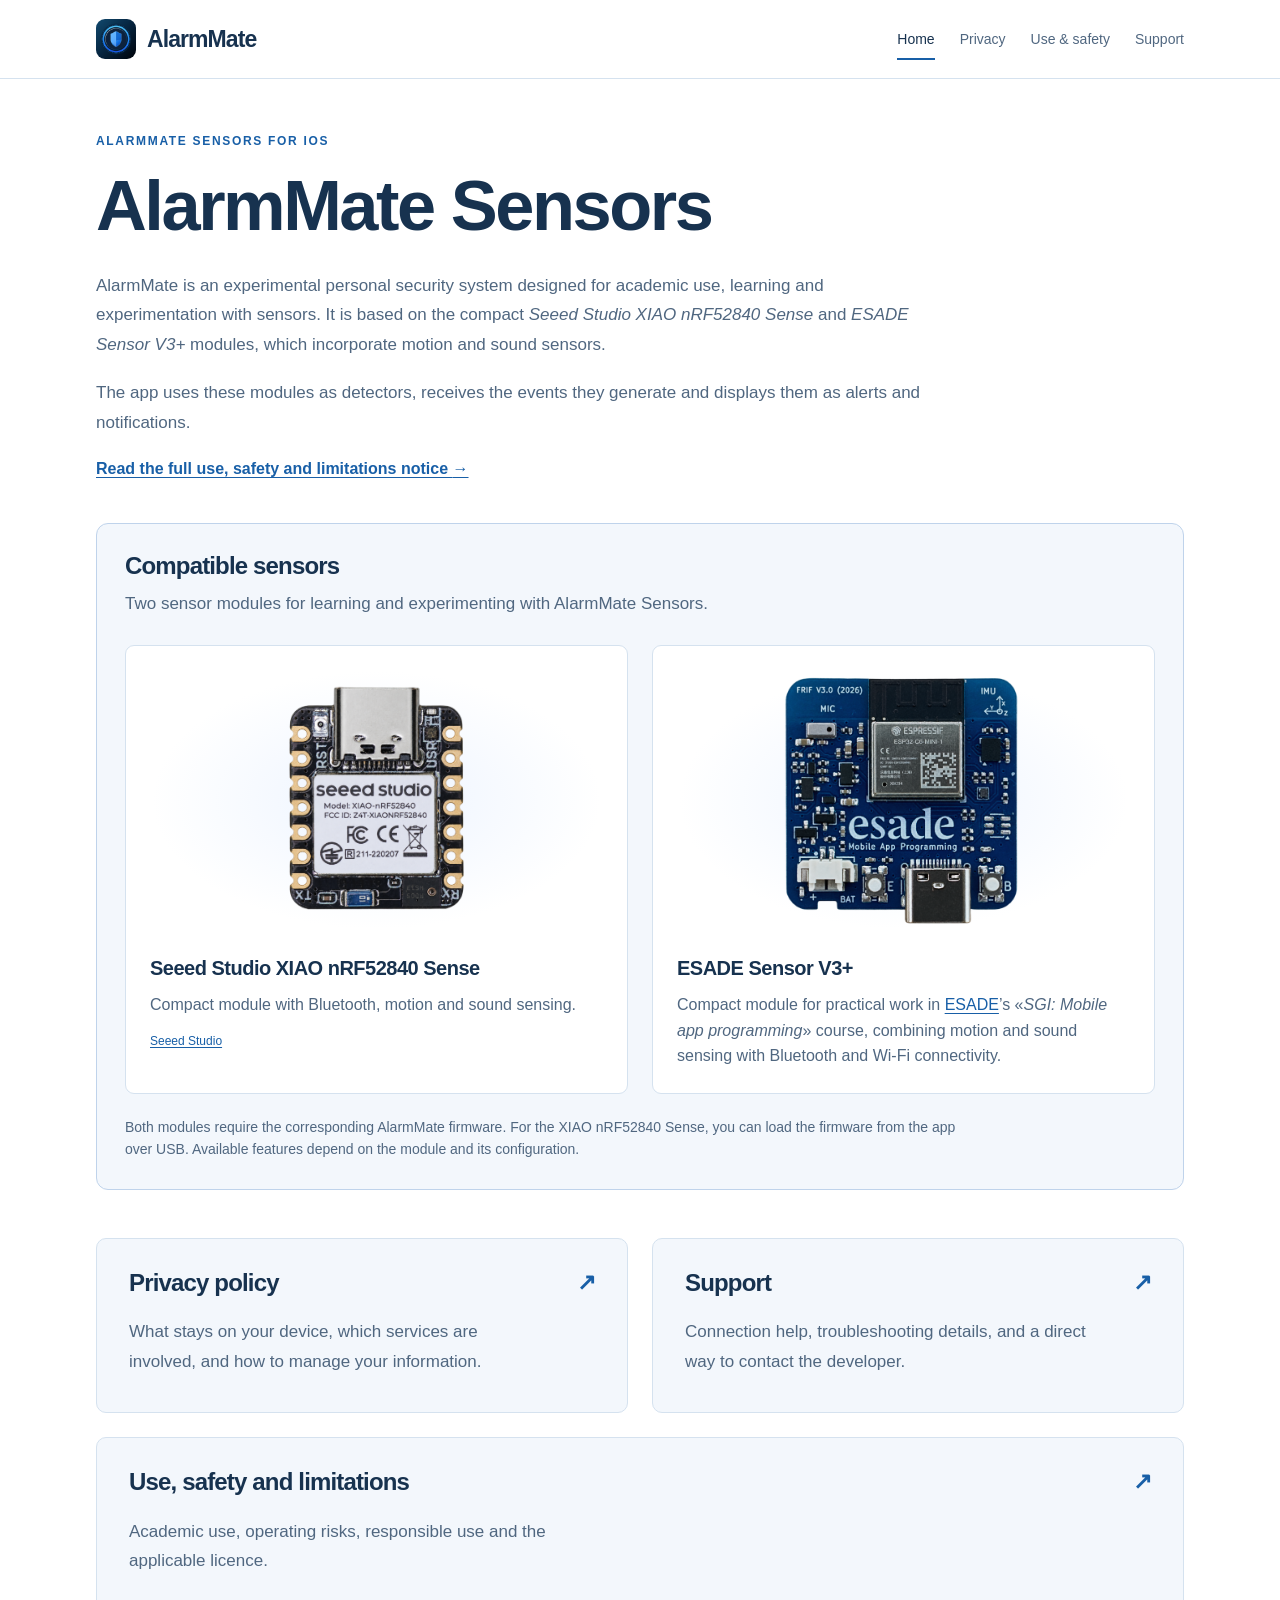
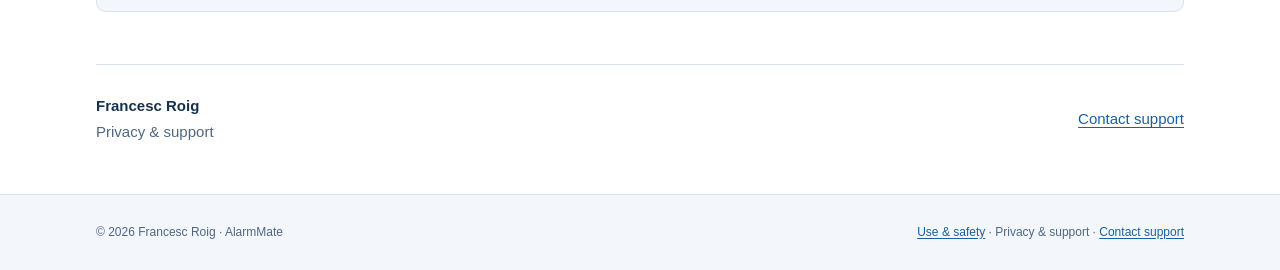
<file: index.html>
<!doctype html>
<html lang="en"><head><meta charset="utf-8"><meta name="viewport" content="width=device-width, initial-scale=1"><meta name="color-scheme" content="light"><title>AlarmMate · Privacy &amp; support</title><meta name="description" content="Privacy information, use, safety and practical support for the AlarmMate Sensors app for iOS."><link rel="canonical" href="https://pcbcontrol.github.io/alarmmate-support/"><link rel="icon" type="image/x-icon" sizes="16x16 32x32 48x48 64x64 256x256" href="https://pcbcontrol.github.io/alarmmate-support/favicon.ico?v=ac186ebcd2bf"><link rel="icon" type="image/png" sizes="16x16" href="https://pcbcontrol.github.io/alarmmate-support/assets/favicon-16.png?v=91bf50869633"><link rel="icon" type="image/png" sizes="32x32" href="https://pcbcontrol.github.io/alarmmate-support/assets/favicon-32.png?v=49439af26c43"><link rel="icon" type="image/png" sizes="64x64" href="https://pcbcontrol.github.io/alarmmate-support/assets/favicon-64.png?v=4c11aa5e9446"><link rel="apple-touch-icon" sizes="180x180" href="https://pcbcontrol.github.io/alarmmate-support/apple-touch-icon.png?v=e51de919a276"><link rel="stylesheet" href="https://pcbcontrol.github.io/alarmmate-support/assets/site.css?v=3775eb724209"></head>
<body><a class="skip-link" href="#main">Skip to content</a><header class="site-header"><div class="header-inner"><a class="brand" href="https://pcbcontrol.github.io/alarmmate-support/"><img src="https://pcbcontrol.github.io/alarmmate-support/assets/app-icon.png?v=aae751626883" width="40" height="40" alt=""><span>AlarmMate</span></a><nav aria-label="Privacy & support"><a href="https://pcbcontrol.github.io/alarmmate-support/" aria-current="page">Home</a><a href="https://pcbcontrol.github.io/alarmmate-support/privacy/">Privacy</a><a href="https://pcbcontrol.github.io/alarmmate-support/usage/">Use & safety</a><a href="https://pcbcontrol.github.io/alarmmate-support/support/">Support</a></nav></div></header>
<main id="main" class="container"><div class="hero"><p class="eyebrow">AlarmMate Sensors for iOS</p><h1>AlarmMate Sensors</h1><div class="hero-description"><p>AlarmMate is an experimental personal security system designed for academic use, learning and experimentation with sensors. It is based on the compact <em>Seeed Studio XIAO nRF52840 Sense</em> and <em>ESADE Sensor V3+</em> modules, which incorporate motion and sound sensors.</p><p>The app uses these modules as detectors, receives the events they generate and displays them as alerts and notifications.</p></div><p class="notice-action"><a href="https://pcbcontrol.github.io/alarmmate-support/usage/">Read the full use, safety and limitations notice <span aria-hidden="true">→</span></a></p></div><section class="compatible-sensors" aria-labelledby="compatible-sensors-heading"><div class="sensors-heading"><h2 id="compatible-sensors-heading">Compatible sensors</h2><p>Two sensor modules for learning and experimenting with AlarmMate Sensors.</p></div><div class="sensor-grid"><article class="sensor-card"><div class="sensor-photo"><img src="https://pcbcontrol.github.io/alarmmate-support/assets/sensors/xiao-nrf52840-sense.png?v=4b4b5d7c33eb" width="1268" height="1241" loading="lazy" alt="Seeed Studio XIAO nRF52840 Sense sensor module"></div><h3>Seeed Studio XIAO nRF52840 Sense</h3><p>Compact module with Bluetooth, motion and sound sensing.</p><p class="photo-credit"><a href="https://wiki.seeedstudio.com/XIAO_BLE/">Seeed Studio</a></p></article><article class="sensor-card"><div class="sensor-photo"><img src="https://pcbcontrol.github.io/alarmmate-support/assets/sensors/esade-sensor-v3-plus.png?v=05d97959c242" width="1227" height="1281" loading="lazy" alt="Blue ESADE Sensor V3+ board with microphone, motion sensor and USB connector"></div><h3>ESADE Sensor V3+</h3><p>Compact module for practical work in <a href="https://www.esade.edu/">ESADE</a>’s «<em>SGI: Mobile app programming</em>» course, combining motion and sound sensing with Bluetooth and Wi-Fi connectivity.</p></article></div><p class="sensors-note">Both modules require the corresponding AlarmMate firmware. For the XIAO nRF52840 Sense, you can load the firmware from the app over USB. Available features depend on the module and its configuration.</p></section><div class="cards"><a class="card" href="https://pcbcontrol.github.io/alarmmate-support/privacy/"><h2>Privacy policy <span aria-hidden="true">↗</span></h2><p>What stays on your device, which services are involved, and how to manage your information.</p></a><a class="card" href="https://pcbcontrol.github.io/alarmmate-support/support/"><h2>Support <span aria-hidden="true">↗</span></h2><p>Connection help, troubleshooting details, and a direct way to contact the developer.</p></a><a class="card" href="https://pcbcontrol.github.io/alarmmate-support/usage/"><h2>Use, safety and limitations <span aria-hidden="true">↗</span></h2><p>Academic use, operating risks, responsible use and the applicable licence.</p></a></div><div class="contact-strip"><p><strong>Francesc Roig</strong><br>Privacy & support</p><a href="mailto:mutton-purge1s@icloud.com?subject=AlarmMate">Contact support</a></div></main><footer class="site-footer"><div><span>© 2026 Francesc Roig · AlarmMate</span><span><a href="https://pcbcontrol.github.io/alarmmate-support/usage/">Use & safety</a> · Privacy & support · <a href="mailto:mutton-purge1s@icloud.com?subject=AlarmMate">Contact support</a></span></div></footer></body></html>
</file>
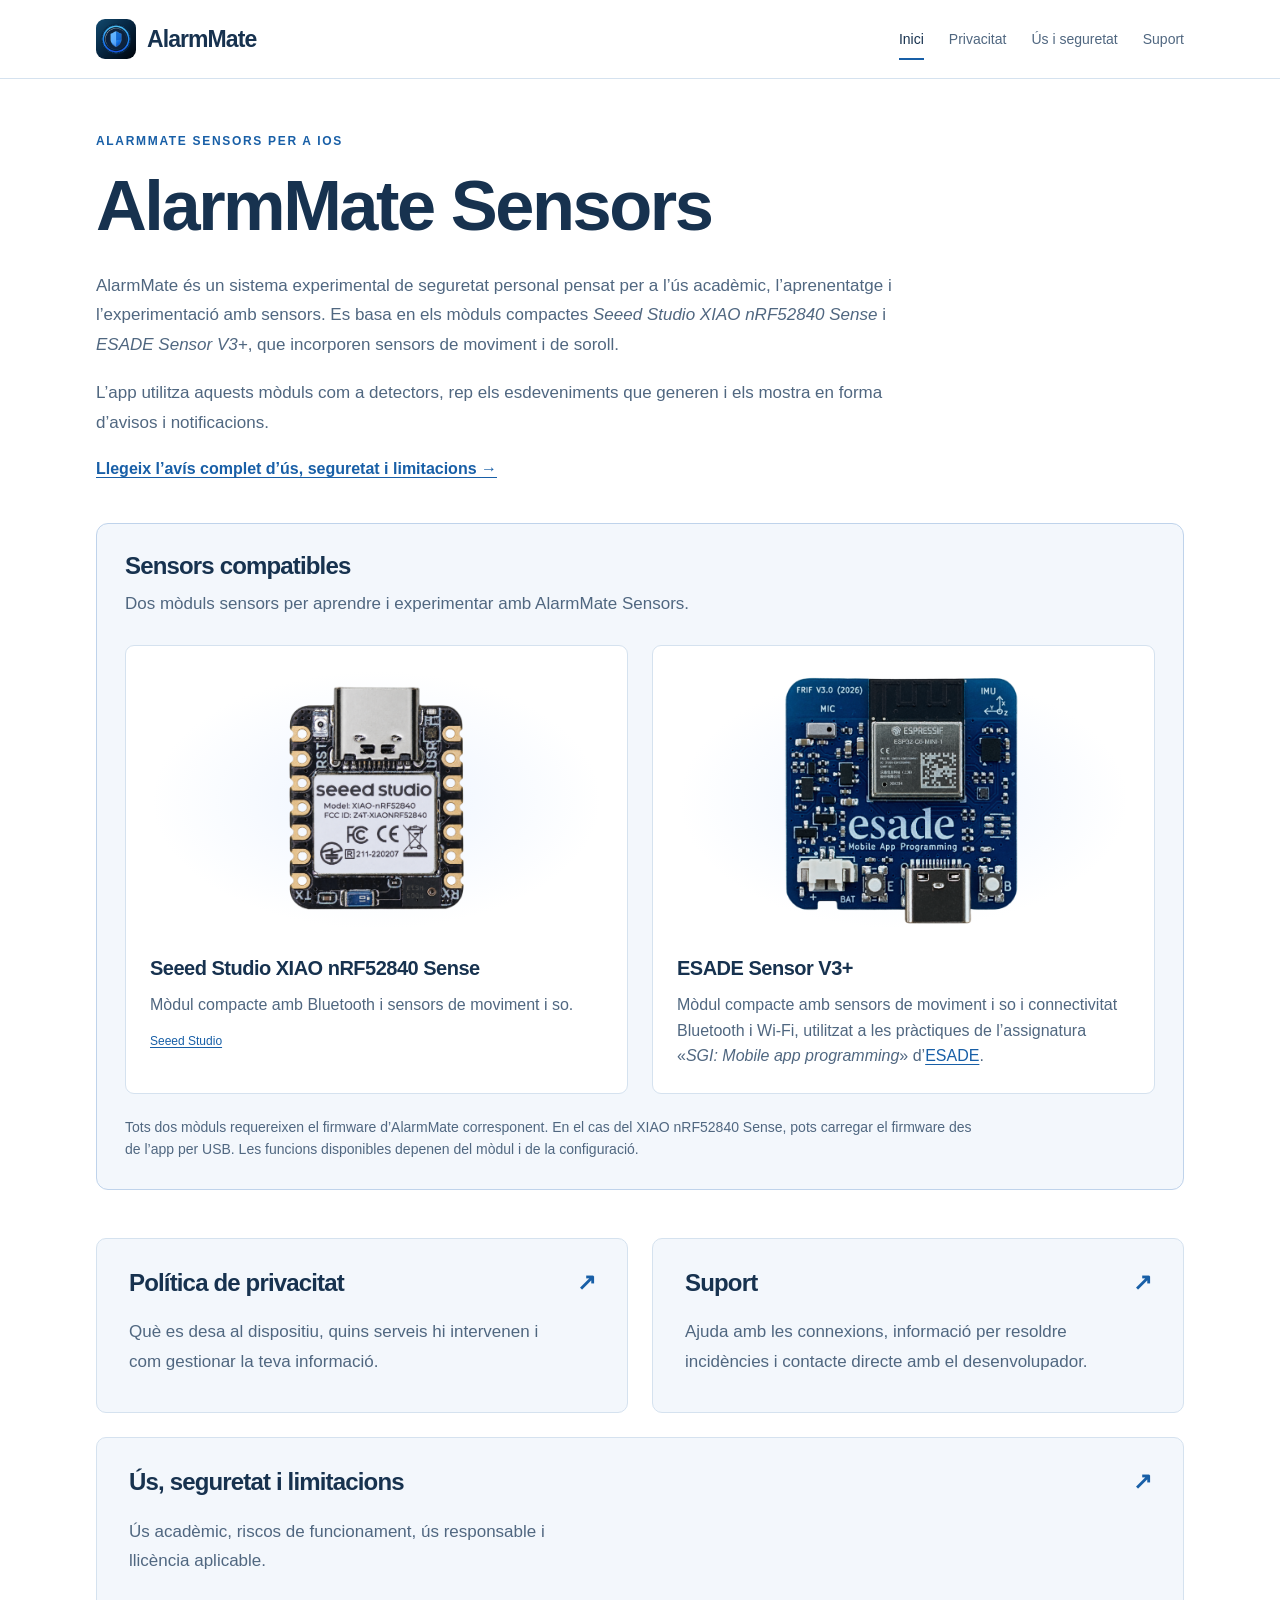
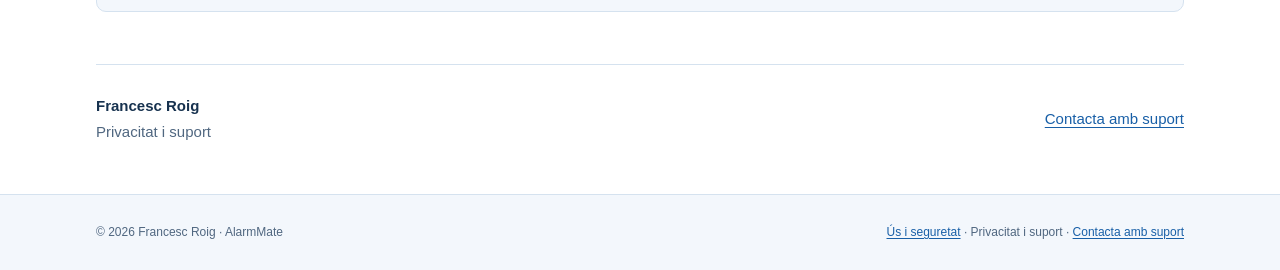
<file: ca/index.html>
<!doctype html>
<html lang="ca"><head><meta charset="utf-8"><meta name="viewport" content="width=device-width, initial-scale=1"><meta name="color-scheme" content="light"><title>AlarmMate · Privacitat i suport</title><meta name="description" content="Informació de privacitat, ús, seguretat i suport pràctic d’AlarmMate Sensors per a iOS."><link rel="canonical" href="https://pcbcontrol.github.io/alarmmate-support/ca/"><link rel="icon" type="image/x-icon" sizes="16x16 32x32 48x48 64x64 256x256" href="https://pcbcontrol.github.io/alarmmate-support/favicon.ico?v=ac186ebcd2bf"><link rel="icon" type="image/png" sizes="16x16" href="https://pcbcontrol.github.io/alarmmate-support/assets/favicon-16.png?v=91bf50869633"><link rel="icon" type="image/png" sizes="32x32" href="https://pcbcontrol.github.io/alarmmate-support/assets/favicon-32.png?v=49439af26c43"><link rel="icon" type="image/png" sizes="64x64" href="https://pcbcontrol.github.io/alarmmate-support/assets/favicon-64.png?v=4c11aa5e9446"><link rel="apple-touch-icon" sizes="180x180" href="https://pcbcontrol.github.io/alarmmate-support/apple-touch-icon.png?v=e51de919a276"><link rel="stylesheet" href="https://pcbcontrol.github.io/alarmmate-support/assets/site.css?v=3775eb724209"></head>
<body><a class="skip-link" href="#main">Ves al contingut</a><header class="site-header"><div class="header-inner"><a class="brand" href="https://pcbcontrol.github.io/alarmmate-support/ca/"><img src="https://pcbcontrol.github.io/alarmmate-support/assets/app-icon.png?v=aae751626883" width="40" height="40" alt=""><span>AlarmMate</span></a><nav aria-label="Privacitat i suport"><a href="https://pcbcontrol.github.io/alarmmate-support/ca/" aria-current="page">Inici</a><a href="https://pcbcontrol.github.io/alarmmate-support/ca/privacitat/">Privacitat</a><a href="https://pcbcontrol.github.io/alarmmate-support/ca/us/">Ús i seguretat</a><a href="https://pcbcontrol.github.io/alarmmate-support/ca/suport/">Suport</a></nav></div></header>
<main id="main" class="container"><div class="hero"><p class="eyebrow">AlarmMate Sensors per a iOS</p><h1>AlarmMate Sensors</h1><div class="hero-description"><p>AlarmMate és un sistema experimental de seguretat personal pensat per a l’ús acadèmic, l’aprenentatge i l’experimentació amb sensors. Es basa en els mòduls compactes <em>Seeed Studio XIAO nRF52840 Sense</em> i <em>ESADE Sensor V3+</em>, que incorporen sensors de moviment i de soroll.</p><p>L’app utilitza aquests mòduls com a detectors, rep els esdeveniments que generen i els mostra en forma d’avisos i notificacions.</p></div><p class="notice-action"><a href="https://pcbcontrol.github.io/alarmmate-support/ca/us/">Llegeix l’avís complet d’ús, seguretat i limitacions <span aria-hidden="true">→</span></a></p></div><section class="compatible-sensors" aria-labelledby="compatible-sensors-heading"><div class="sensors-heading"><h2 id="compatible-sensors-heading">Sensors compatibles</h2><p>Dos mòduls sensors per aprendre i experimentar amb AlarmMate Sensors.</p></div><div class="sensor-grid"><article class="sensor-card"><div class="sensor-photo"><img src="https://pcbcontrol.github.io/alarmmate-support/assets/sensors/xiao-nrf52840-sense.png?v=4b4b5d7c33eb" width="1268" height="1241" loading="lazy" alt="Mòdul sensor Seeed Studio XIAO nRF52840 Sense"></div><h3>Seeed Studio XIAO nRF52840 Sense</h3><p>Mòdul compacte amb Bluetooth i sensors de moviment i so.</p><p class="photo-credit"><a href="https://wiki.seeedstudio.com/XIAO_BLE/">Seeed Studio</a></p></article><article class="sensor-card"><div class="sensor-photo"><img src="https://pcbcontrol.github.io/alarmmate-support/assets/sensors/esade-sensor-v3-plus.png?v=05d97959c242" width="1227" height="1281" loading="lazy" alt="Placa blava ESADE Sensor V3+ amb micròfon, sensor de moviment i connector USB"></div><h3>ESADE Sensor V3+</h3><p>Mòdul compacte amb sensors de moviment i so i connectivitat Bluetooth i Wi-Fi, utilitzat a les pràctiques de l’assignatura «<em>SGI: Mobile app programming</em>» d’<a href="https://www.esade.edu/">ESADE</a>.</p></article></div><p class="sensors-note">Tots dos mòduls requereixen el firmware d’AlarmMate corresponent. En el cas del XIAO nRF52840 Sense, pots carregar el firmware des de l’app per USB. Les funcions disponibles depenen del mòdul i de la configuració.</p></section><div class="cards"><a class="card" href="https://pcbcontrol.github.io/alarmmate-support/ca/privacitat/"><h2>Política de privacitat <span aria-hidden="true">↗</span></h2><p>Què es desa al dispositiu, quins serveis hi intervenen i com gestionar la teva informació.</p></a><a class="card" href="https://pcbcontrol.github.io/alarmmate-support/ca/suport/"><h2>Suport <span aria-hidden="true">↗</span></h2><p>Ajuda amb les connexions, informació per resoldre incidències i contacte directe amb el desenvolupador.</p></a><a class="card" href="https://pcbcontrol.github.io/alarmmate-support/ca/us/"><h2>Ús, seguretat i limitacions <span aria-hidden="true">↗</span></h2><p>Ús acadèmic, riscos de funcionament, ús responsable i llicència aplicable.</p></a></div><div class="contact-strip"><p><strong>Francesc Roig</strong><br>Privacitat i suport</p><a href="mailto:mutton-purge1s@icloud.com?subject=AlarmMate">Contacta amb suport</a></div></main><footer class="site-footer"><div><span>© 2026 Francesc Roig · AlarmMate</span><span><a href="https://pcbcontrol.github.io/alarmmate-support/ca/us/">Ús i seguretat</a> · Privacitat i suport · <a href="mailto:mutton-purge1s@icloud.com?subject=AlarmMate">Contacta amb suport</a></span></div></footer></body></html>
</file>
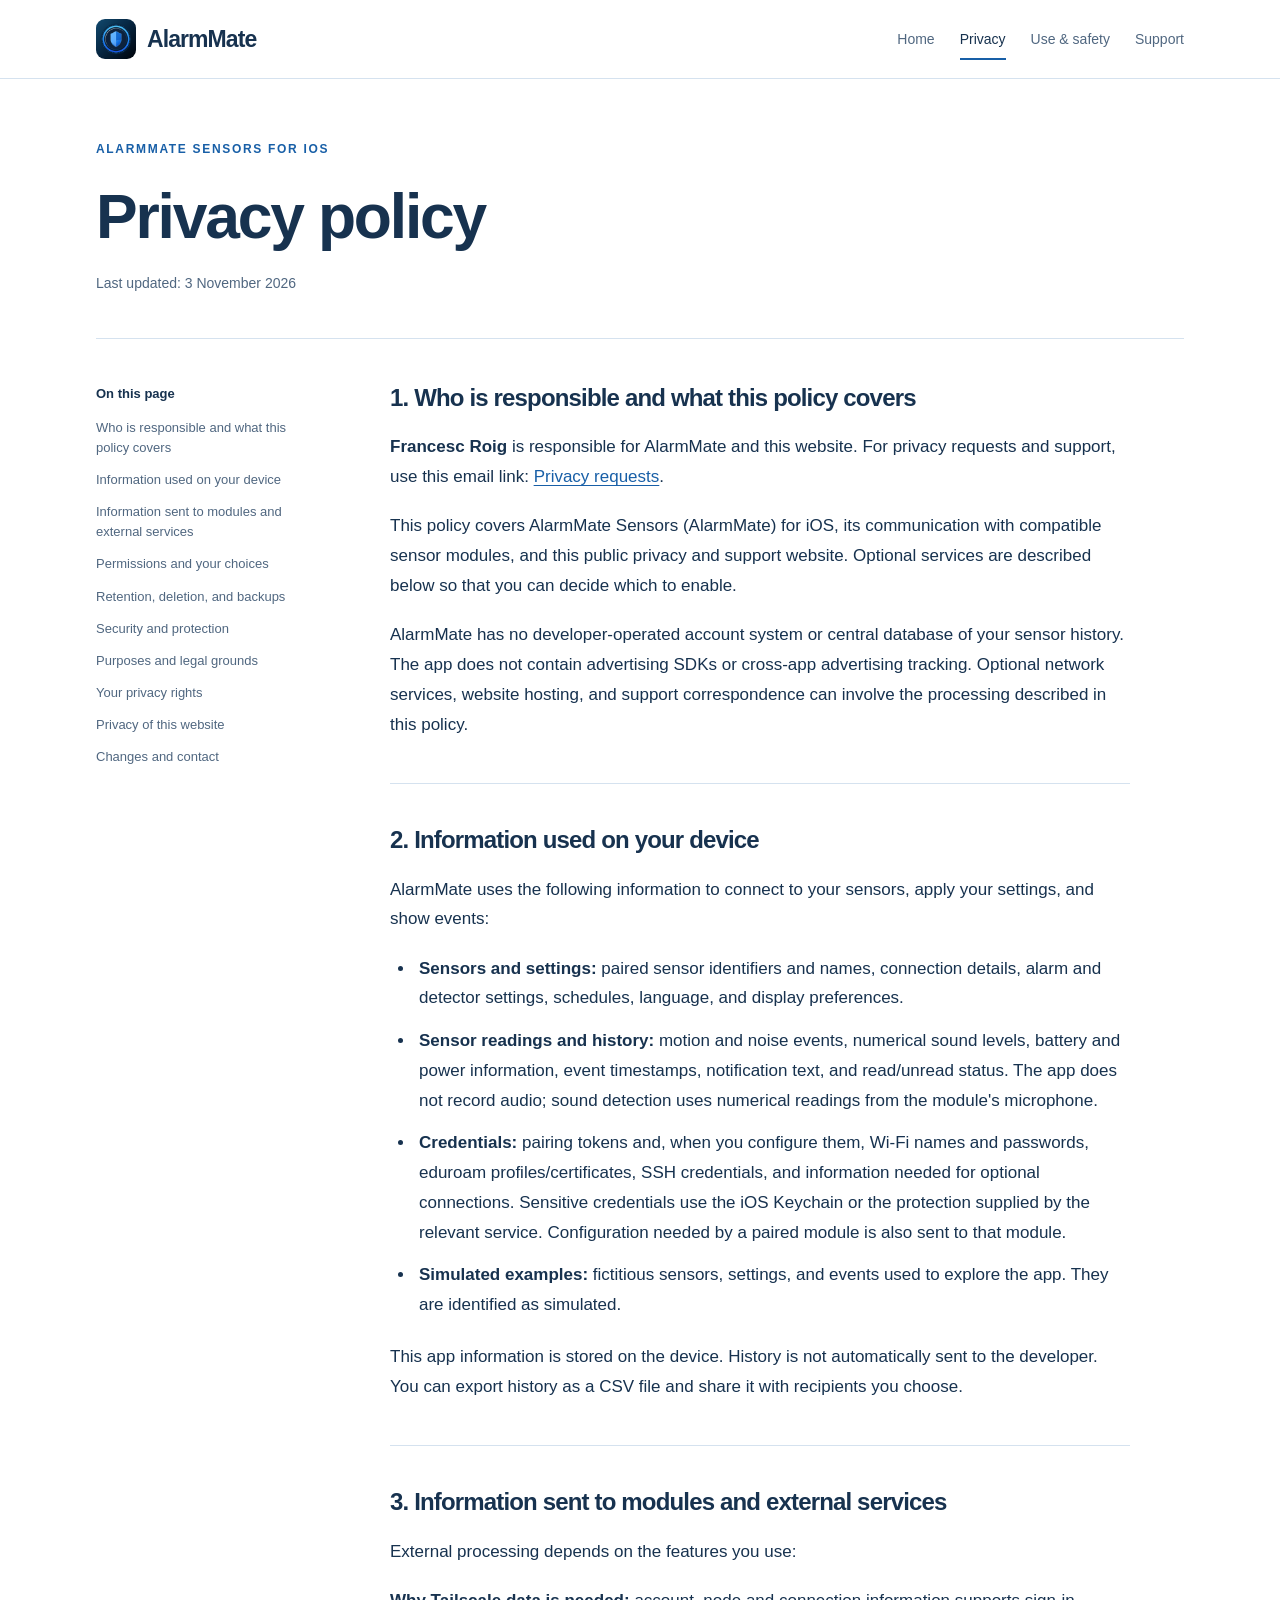
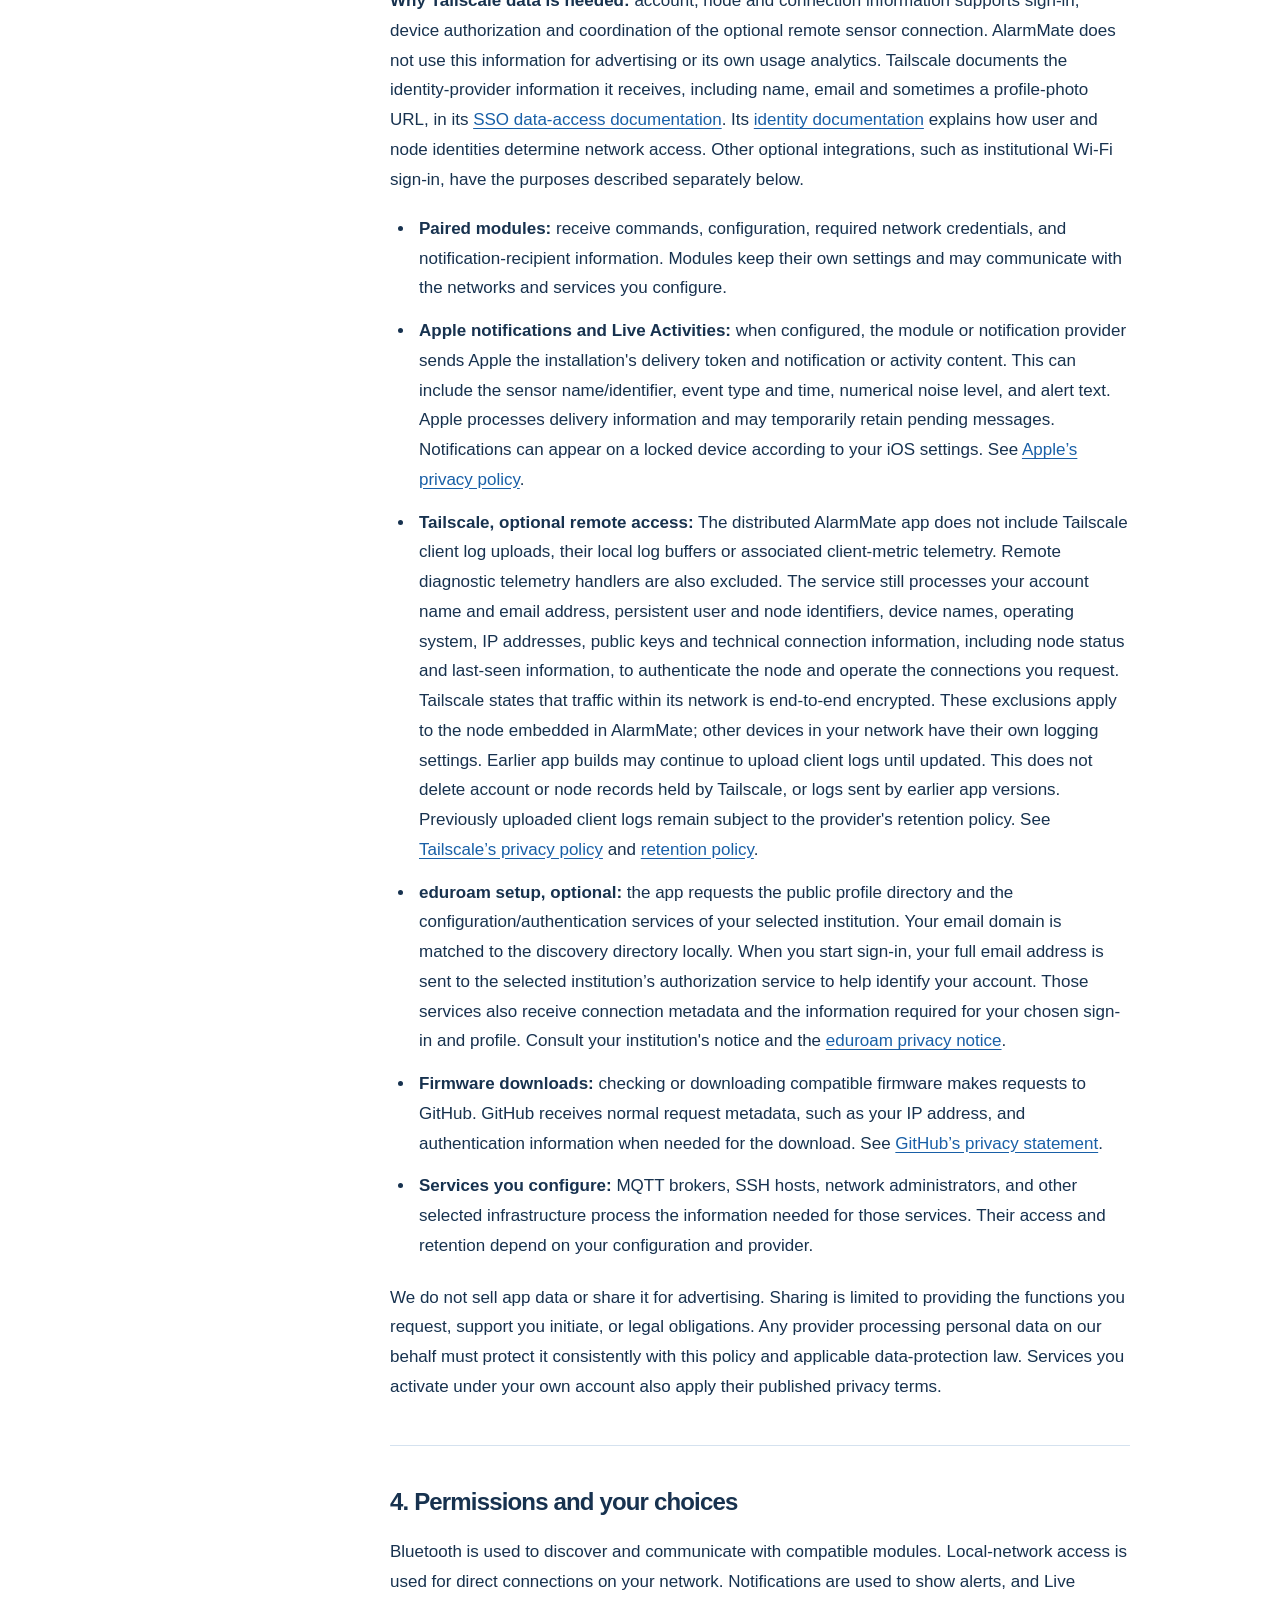
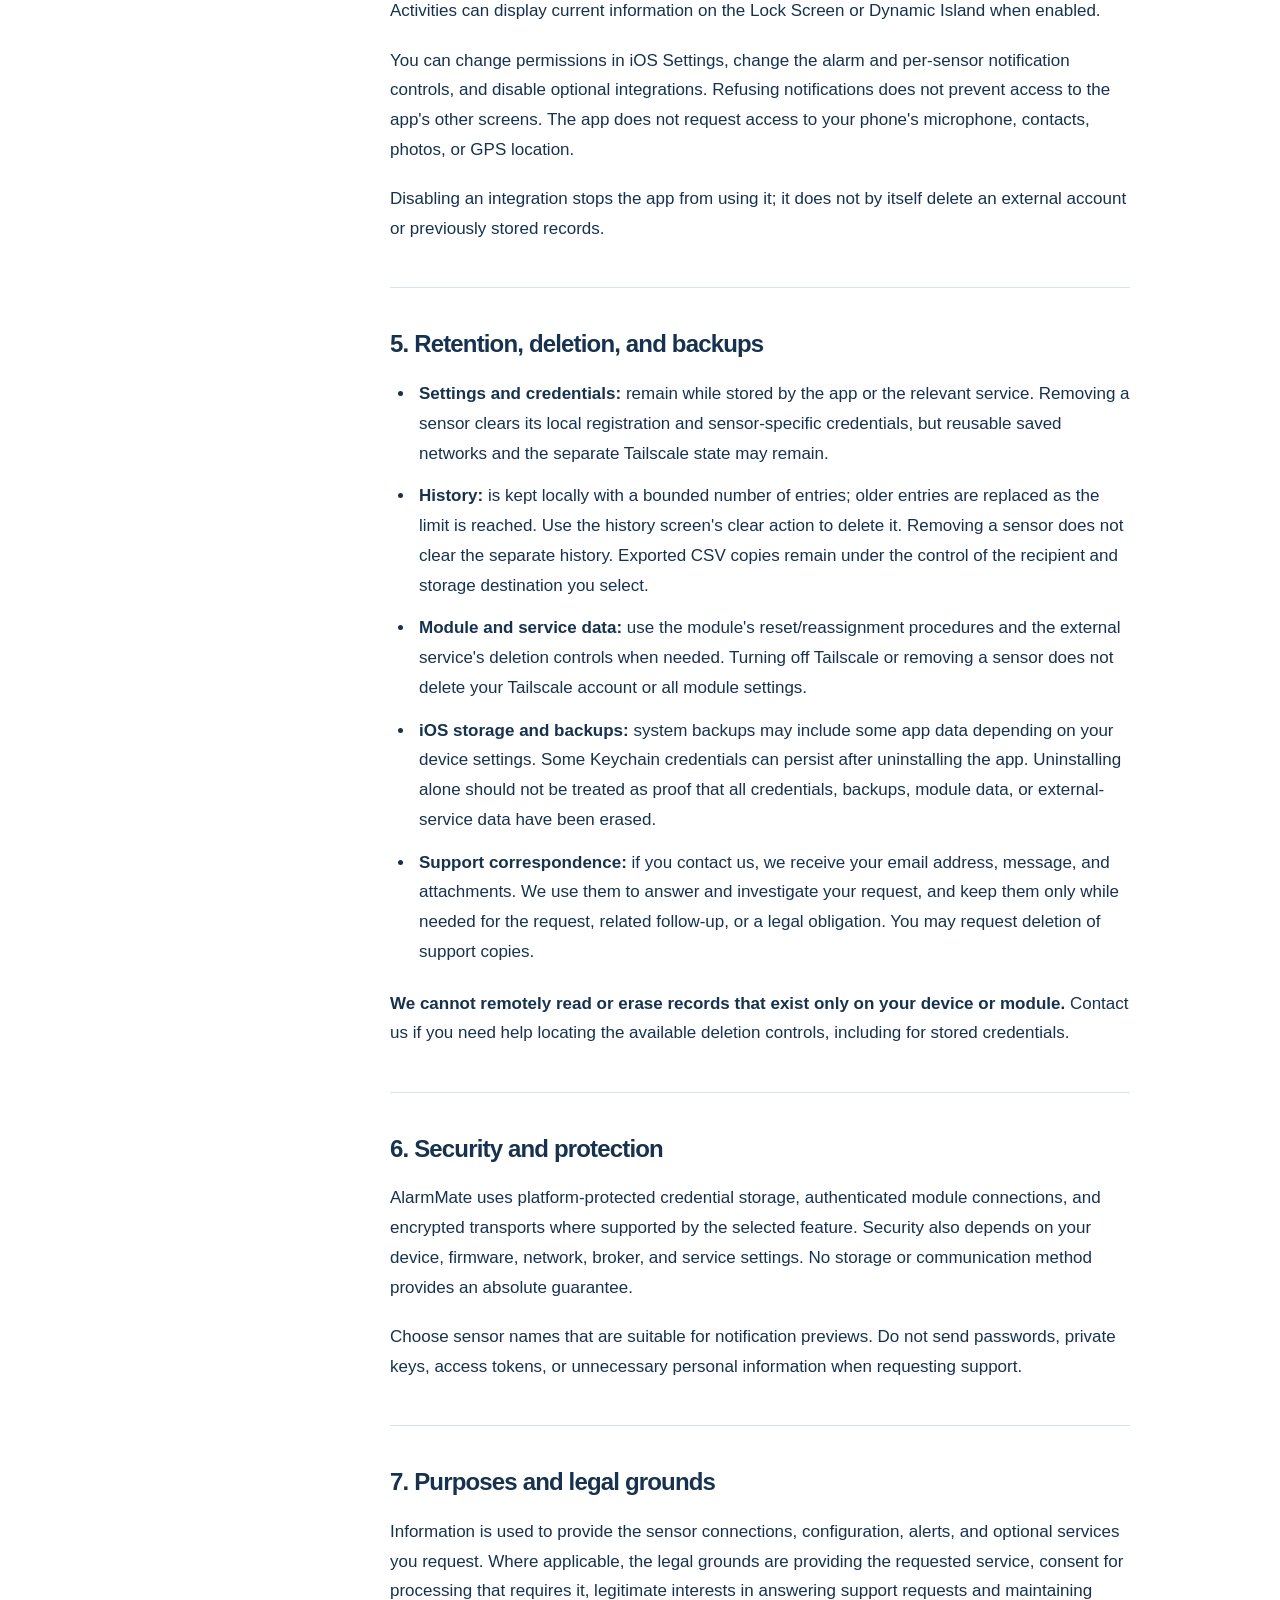
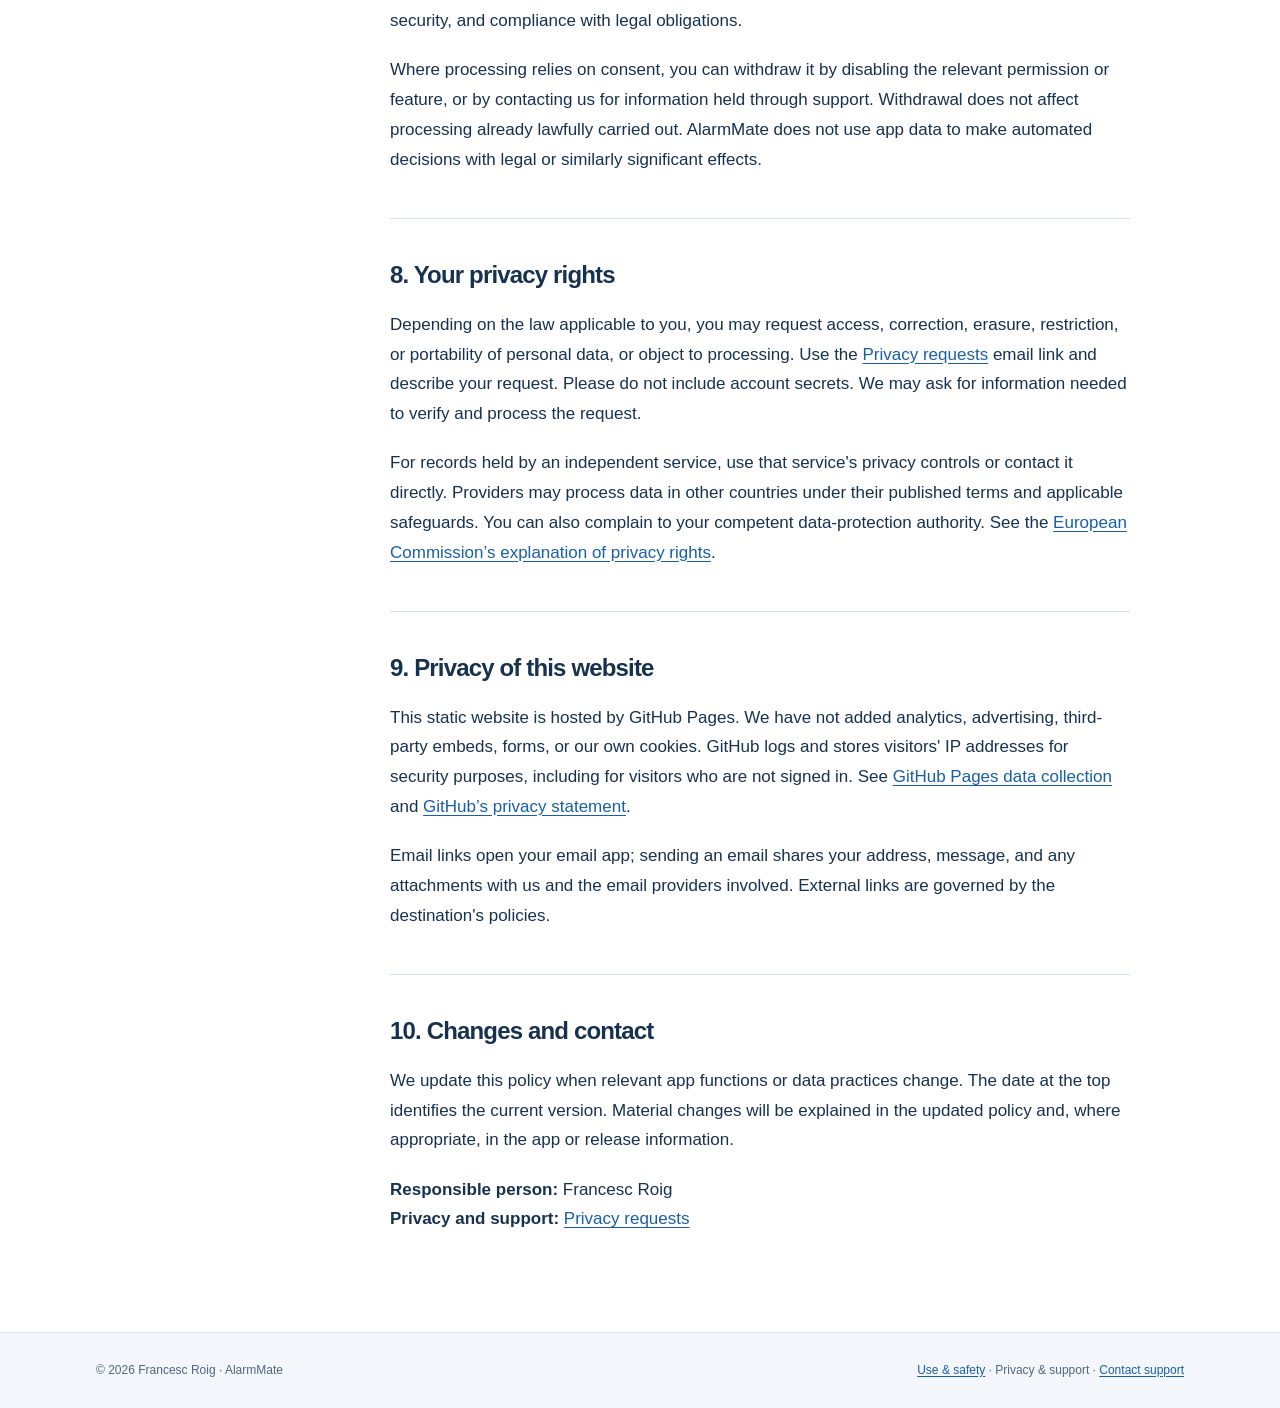
<file: privacy/index.html>
<!doctype html>
<html lang="en"><head><meta charset="utf-8"><meta name="viewport" content="width=device-width, initial-scale=1"><meta name="color-scheme" content="light"><title>Privacy policy · AlarmMate</title><meta name="description" content="What stays on your device, which services are involved, and how to manage your information."><link rel="canonical" href="https://pcbcontrol.github.io/alarmmate-support/privacy/"><link rel="icon" type="image/x-icon" sizes="16x16 32x32 48x48 64x64 256x256" href="https://pcbcontrol.github.io/alarmmate-support/favicon.ico?v=ac186ebcd2bf"><link rel="icon" type="image/png" sizes="16x16" href="https://pcbcontrol.github.io/alarmmate-support/assets/favicon-16.png?v=91bf50869633"><link rel="icon" type="image/png" sizes="32x32" href="https://pcbcontrol.github.io/alarmmate-support/assets/favicon-32.png?v=49439af26c43"><link rel="icon" type="image/png" sizes="64x64" href="https://pcbcontrol.github.io/alarmmate-support/assets/favicon-64.png?v=4c11aa5e9446"><link rel="apple-touch-icon" sizes="180x180" href="https://pcbcontrol.github.io/alarmmate-support/apple-touch-icon.png?v=e51de919a276"><link rel="stylesheet" href="https://pcbcontrol.github.io/alarmmate-support/assets/site.css?v=3775eb724209"></head>
<body><a class="skip-link" href="#main">Skip to content</a><header class="site-header"><div class="header-inner"><a class="brand" href="https://pcbcontrol.github.io/alarmmate-support/"><img src="https://pcbcontrol.github.io/alarmmate-support/assets/app-icon.png?v=aae751626883" width="40" height="40" alt=""><span>AlarmMate</span></a><nav aria-label="Privacy & support"><a href="https://pcbcontrol.github.io/alarmmate-support/">Home</a><a href="https://pcbcontrol.github.io/alarmmate-support/privacy/" aria-current="page">Privacy</a><a href="https://pcbcontrol.github.io/alarmmate-support/usage/">Use & safety</a><a href="https://pcbcontrol.github.io/alarmmate-support/support/">Support</a></nav></div></header>
<main id="main" class="container"><div class="page-heading"><p class="eyebrow">AlarmMate Sensors for iOS</p><h1>Privacy policy</h1><p class="updated"><time datetime="2026-11-03">Last updated: 3 November 2026</time></p></div><div class="document-layout"><aside class="toc"><p>On this page</p><ol><li><a href="#controller">Who is responsible and what this policy covers</a></li><li><a href="#local-data">Information used on your device</a></li><li><a href="#connections">Information sent to modules and external services</a></li><li><a href="#permissions">Permissions and your choices</a></li><li><a href="#retention">Retention, deletion, and backups</a></li><li><a href="#security">Security and protection</a></li><li><a href="#purposes">Purposes and legal grounds</a></li><li><a href="#rights">Your privacy rights</a></li><li><a href="#website">Privacy of this website</a></li><li><a href="#changes">Changes and contact</a></li></ol></aside><article class="prose"><section id="controller"><h2>1. Who is responsible and what this policy covers</h2>
        <p><strong>Francesc Roig</strong> is responsible for AlarmMate and this website. For privacy requests and support, use this email link: <a href="mailto:mutton-purge1s@icloud.com?subject=AlarmMate%20privacy">Privacy requests</a>.</p>
        <p>This policy covers AlarmMate Sensors (AlarmMate) for iOS, its communication with compatible sensor modules, and this public privacy and support website. Optional services are described below so that you can decide which to enable.</p>
        <p>AlarmMate has no developer-operated account system or central database of your sensor history. The app does not contain advertising SDKs or cross-app advertising tracking. Optional network services, website hosting, and support correspondence can involve the processing described in this policy.</p></section><section id="local-data"><h2>2. Information used on your device</h2>
        <p>AlarmMate uses the following information to connect to your sensors, apply your settings, and show events:</p>
        <ul><li><strong>Sensors and settings:</strong> paired sensor identifiers and names, connection details, alarm and detector settings, schedules, language, and display preferences.</li>
        <li><strong>Sensor readings and history:</strong> motion and noise events, numerical sound levels, battery and power information, event timestamps, notification text, and read/unread status. The app does not record audio; sound detection uses numerical readings from the module's microphone.</li>
        <li><strong>Credentials:</strong> pairing tokens and, when you configure them, Wi-Fi names and passwords, eduroam profiles/certificates, SSH credentials, and information needed for optional connections. Sensitive credentials use the iOS Keychain or the protection supplied by the relevant service. Configuration needed by a paired module is also sent to that module.</li>
        <li><strong>Simulated examples:</strong> fictitious sensors, settings, and events used to explore the app. They are identified as simulated.</li></ul>
        <p>This app information is stored on the device. History is not automatically sent to the developer. You can export history as a CSV file and share it with recipients you choose.</p></section><section id="connections"><h2>3. Information sent to modules and external services</h2>
        <p>External processing depends on the features you use:</p>
        <p><strong>Why Tailscale data is needed:</strong> account, node and connection information supports sign-in, device authorization and coordination of the optional remote sensor connection. AlarmMate does not use this information for advertising or its own usage analytics. Tailscale documents the identity-provider information it receives, including name, email and sometimes a profile-photo URL, in its <a href="https://tailscale.com/docs/integrations/identity">SSO data-access documentation</a>. Its <a href="https://tailscale.com/docs/concepts/tailscale-identity">identity documentation</a> explains how user and node identities determine network access. Other optional integrations, such as institutional Wi-Fi sign-in, have the purposes described separately below.</p>
        <ul><li><strong>Paired modules:</strong> receive commands, configuration, required network credentials, and notification-recipient information. Modules keep their own settings and may communicate with the networks and services you configure.</li>
        <li><strong>Apple notifications and Live Activities:</strong> when configured, the module or notification provider sends Apple the installation's delivery token and notification or activity content. This can include the sensor name/identifier, event type and time, numerical noise level, and alert text. Apple processes delivery information and may temporarily retain pending messages. Notifications can appear on a locked device according to your iOS settings. See <a href="https://www.apple.com/legal/privacy/">Apple’s privacy policy</a>.</li>
        <li><strong>Tailscale, optional remote access:</strong> The distributed AlarmMate app does not include Tailscale client log uploads, their local log buffers or associated client-metric telemetry. Remote diagnostic telemetry handlers are also excluded. The service still processes your account name and email address, persistent user and node identifiers, device names, operating system, IP addresses, public keys and technical connection information, including node status and last-seen information, to authenticate the node and operate the connections you request. Tailscale states that traffic within its network is end-to-end encrypted. These exclusions apply to the node embedded in AlarmMate; other devices in your network have their own logging settings. Earlier app builds may continue to upload client logs until updated. This does not delete account or node records held by Tailscale, or logs sent by earlier app versions. Previously uploaded client logs remain subject to the provider's retention policy. See <a href="https://tailscale.com/legal/privacy-policy">Tailscale’s privacy policy</a> and <a href="https://tailscale.com/security-policies/data-retention-deletion">retention policy</a>.</li>
        <li><strong>eduroam setup, optional:</strong> the app requests the public profile directory and the configuration/authentication services of your selected institution. Your email domain is matched to the discovery directory locally. When you start sign-in, your full email address is sent to the selected institution’s authorization service to help identify your account. Those services also receive connection metadata and the information required for your chosen sign-in and profile. Consult your institution's notice and the <a href="https://eduroam.org/eduroam-privacy-notice/">eduroam privacy notice</a>.</li>
        <li><strong>Firmware downloads:</strong> checking or downloading compatible firmware makes requests to GitHub. GitHub receives normal request metadata, such as your IP address, and authentication information when needed for the download. See <a href="https://docs.github.com/en/site-policy/privacy-policies/github-general-privacy-statement">GitHub’s privacy statement</a>.</li>
        <li><strong>Services you configure:</strong> MQTT brokers, SSH hosts, network administrators, and other selected infrastructure process the information needed for those services. Their access and retention depend on your configuration and provider.</li></ul>
        <p>We do not sell app data or share it for advertising. Sharing is limited to providing the functions you request, support you initiate, or legal obligations. Any provider processing personal data on our behalf must protect it consistently with this policy and applicable data-protection law. Services you activate under your own account also apply their published privacy terms.</p></section><section id="permissions"><h2>4. Permissions and your choices</h2>
        <p>Bluetooth is used to discover and communicate with compatible modules. Local-network access is used for direct connections on your network. Notifications are used to show alerts, and Live Activities can display current information on the Lock Screen or Dynamic Island when enabled.</p>
        <p>You can change permissions in iOS Settings, change the alarm and per-sensor notification controls, and disable optional integrations. Refusing notifications does not prevent access to the app's other screens. The app does not request access to your phone's microphone, contacts, photos, or GPS location.</p>
        <p>Disabling an integration stops the app from using it; it does not by itself delete an external account or previously stored records.</p></section><section id="retention"><h2>5. Retention, deletion, and backups</h2>
        <ul><li><strong>Settings and credentials:</strong> remain while stored by the app or the relevant service. Removing a sensor clears its local registration and sensor-specific credentials, but reusable saved networks and the separate Tailscale state may remain.</li>
        <li><strong>History:</strong> is kept locally with a bounded number of entries; older entries are replaced as the limit is reached. Use the history screen's clear action to delete it. Removing a sensor does not clear the separate history. Exported CSV copies remain under the control of the recipient and storage destination you select.</li>
        <li><strong>Module and service data:</strong> use the module's reset/reassignment procedures and the external service's deletion controls when needed. Turning off Tailscale or removing a sensor does not delete your Tailscale account or all module settings.</li>
        <li><strong>iOS storage and backups:</strong> system backups may include some app data depending on your device settings. Some Keychain credentials can persist after uninstalling the app. Uninstalling alone should not be treated as proof that all credentials, backups, module data, or external-service data have been erased.</li>
        <li><strong>Support correspondence:</strong> if you contact us, we receive your email address, message, and attachments. We use them to answer and investigate your request, and keep them only while needed for the request, related follow-up, or a legal obligation. You may request deletion of support copies.</li></ul>
        <p><strong>We cannot remotely read or erase records that exist only on your device or module.</strong> Contact us if you need help locating the available deletion controls, including for stored credentials.</p></section><section id="security"><h2>6. Security and protection</h2>
        <p>AlarmMate uses platform-protected credential storage, authenticated module connections, and encrypted transports where supported by the selected feature. Security also depends on your device, firmware, network, broker, and service settings. No storage or communication method provides an absolute guarantee.</p>
        <p>Choose sensor names that are suitable for notification previews. Do not send passwords, private keys, access tokens, or unnecessary personal information when requesting support.</p></section><section id="purposes"><h2>7. Purposes and legal grounds</h2>
        <p>Information is used to provide the sensor connections, configuration, alerts, and optional services you request. Where applicable, the legal grounds are providing the requested service, consent for processing that requires it, legitimate interests in answering support requests and maintaining security, and compliance with legal obligations.</p>
        <p>Where processing relies on consent, you can withdraw it by disabling the relevant permission or feature, or by contacting us for information held through support. Withdrawal does not affect processing already lawfully carried out. AlarmMate does not use app data to make automated decisions with legal or similarly significant effects.</p></section><section id="rights"><h2>8. Your privacy rights</h2>
        <p>Depending on the law applicable to you, you may request access, correction, erasure, restriction, or portability of personal data, or object to processing. Use the <a href="mailto:mutton-purge1s@icloud.com?subject=AlarmMate%20privacy%20request">Privacy requests</a> email link and describe your request. Please do not include account secrets. We may ask for information needed to verify and process the request.</p>
        <p>For records held by an independent service, use that service's privacy controls or contact it directly. Providers may process data in other countries under their published terms and applicable safeguards. You can also complain to your competent data-protection authority. See the <a href="https://commission.europa.eu/law/law-topic/data-protection/information-individuals_en">European Commission’s explanation of privacy rights</a>.</p></section><section id="website"><h2>9. Privacy of this website</h2>
        <p>This static website is hosted by GitHub Pages. We have not added analytics, advertising, third-party embeds, forms, or our own cookies. GitHub logs and stores visitors' IP addresses for security purposes, including for visitors who are not signed in. See <a href="https://docs.github.com/en/pages/getting-started-with-github-pages/what-is-github-pages#data-collection">GitHub Pages data collection</a> and <a href="https://docs.github.com/en/site-policy/privacy-policies/github-general-privacy-statement">GitHub’s privacy statement</a>.</p>
        <p>Email links open your email app; sending an email shares your address, message, and any attachments with us and the email providers involved. External links are governed by the destination's policies.</p></section><section id="changes"><h2>10. Changes and contact</h2>
        <p>We update this policy when relevant app functions or data practices change. The date at the top identifies the current version. Material changes will be explained in the updated policy and, where appropriate, in the app or release information.</p>
        <p><strong>Responsible person:</strong> Francesc Roig<br><strong>Privacy and support:</strong> <a href="mailto:mutton-purge1s@icloud.com?subject=AlarmMate%20privacy">Privacy requests</a></p></section></article></div></main><footer class="site-footer"><div><span>© 2026 Francesc Roig · AlarmMate</span><span><a href="https://pcbcontrol.github.io/alarmmate-support/usage/">Use & safety</a> · Privacy & support · <a href="mailto:mutton-purge1s@icloud.com?subject=AlarmMate">Contact support</a></span></div></footer></body></html>
</file>
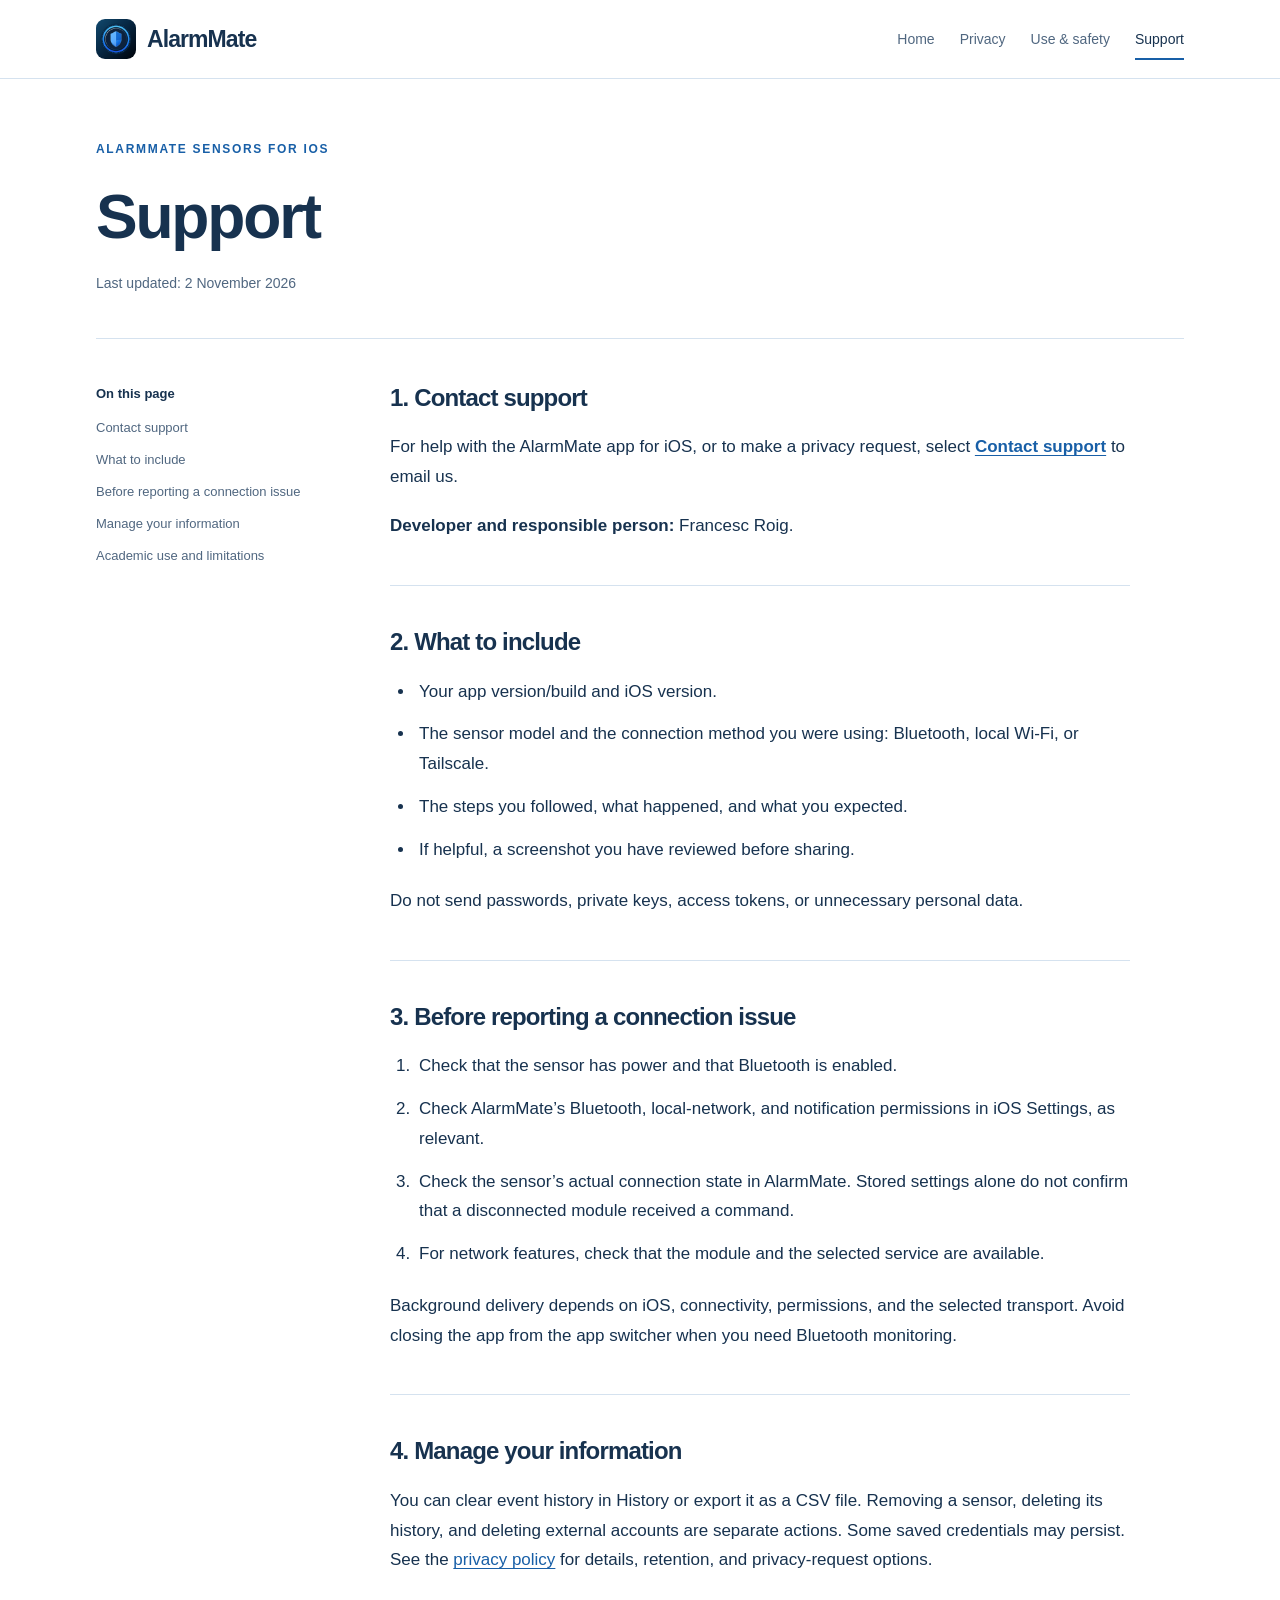
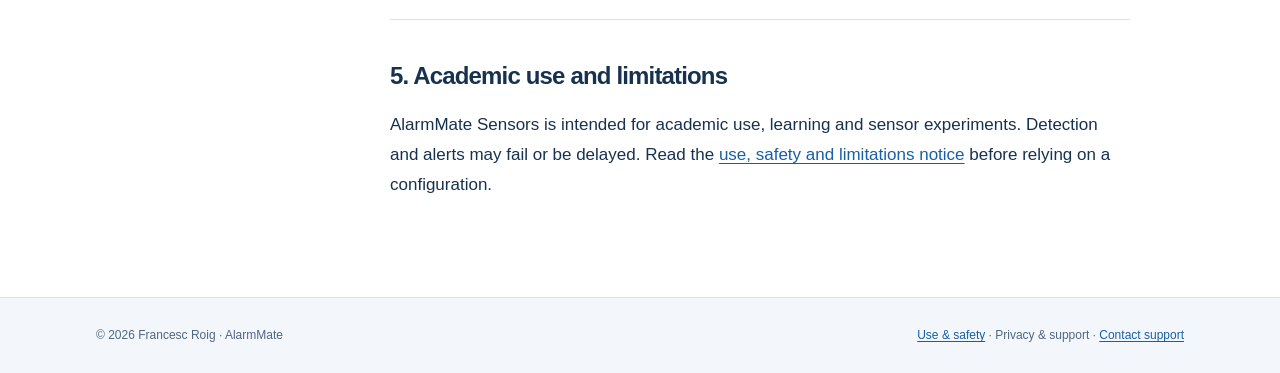
<file: support/index.html>
<!doctype html>
<html lang="en"><head><meta charset="utf-8"><meta name="viewport" content="width=device-width, initial-scale=1"><meta name="color-scheme" content="light"><title>Support · AlarmMate</title><meta name="description" content="Connection help, troubleshooting details, and a direct way to contact the developer."><link rel="canonical" href="https://pcbcontrol.github.io/alarmmate-support/support/"><link rel="icon" type="image/x-icon" sizes="16x16 32x32 48x48 64x64 256x256" href="https://pcbcontrol.github.io/alarmmate-support/favicon.ico?v=ac186ebcd2bf"><link rel="icon" type="image/png" sizes="16x16" href="https://pcbcontrol.github.io/alarmmate-support/assets/favicon-16.png?v=91bf50869633"><link rel="icon" type="image/png" sizes="32x32" href="https://pcbcontrol.github.io/alarmmate-support/assets/favicon-32.png?v=49439af26c43"><link rel="icon" type="image/png" sizes="64x64" href="https://pcbcontrol.github.io/alarmmate-support/assets/favicon-64.png?v=4c11aa5e9446"><link rel="apple-touch-icon" sizes="180x180" href="https://pcbcontrol.github.io/alarmmate-support/apple-touch-icon.png?v=e51de919a276"><link rel="stylesheet" href="https://pcbcontrol.github.io/alarmmate-support/assets/site.css?v=3775eb724209"></head>
<body><a class="skip-link" href="#main">Skip to content</a><header class="site-header"><div class="header-inner"><a class="brand" href="https://pcbcontrol.github.io/alarmmate-support/"><img src="https://pcbcontrol.github.io/alarmmate-support/assets/app-icon.png?v=aae751626883" width="40" height="40" alt=""><span>AlarmMate</span></a><nav aria-label="Privacy & support"><a href="https://pcbcontrol.github.io/alarmmate-support/">Home</a><a href="https://pcbcontrol.github.io/alarmmate-support/privacy/">Privacy</a><a href="https://pcbcontrol.github.io/alarmmate-support/usage/">Use & safety</a><a href="https://pcbcontrol.github.io/alarmmate-support/support/" aria-current="page">Support</a></nav></div></header>
<main id="main" class="container"><div class="page-heading"><p class="eyebrow">AlarmMate Sensors for iOS</p><h1>Support</h1><p class="updated"><time datetime="2026-11-02">Last updated: 2 November 2026</time></p></div><div class="document-layout"><aside class="toc"><p>On this page</p><ol><li><a href="#contact">Contact support</a></li><li><a href="#details">What to include</a></li><li><a href="#checks">Before reporting a connection issue</a></li><li><a href="#privacy">Manage your information</a></li><li><a href="#intended-use">Academic use and limitations</a></li></ol></aside><article class="prose"><section id="contact"><h2>1. Contact support</h2><p>For help with the AlarmMate app for iOS, or to make a privacy request, select <strong><a href="mailto:mutton-purge1s@icloud.com?subject=AlarmMate%20support">Contact support</a></strong> to email us.</p><p><strong>Developer and responsible person:</strong> Francesc Roig.</p></section><section id="details"><h2>2. What to include</h2><ul><li>Your app version/build and iOS version.</li><li>The sensor model and the connection method you were using: Bluetooth, local Wi-Fi, or Tailscale.</li><li>The steps you followed, what happened, and what you expected.</li><li>If helpful, a screenshot you have reviewed before sharing.</li></ul><p>Do not send passwords, private keys, access tokens, or unnecessary personal data.</p></section><section id="checks"><h2>3. Before reporting a connection issue</h2><ol><li>Check that the sensor has power and that Bluetooth is enabled.</li><li>Check AlarmMate’s Bluetooth, local-network, and notification permissions in iOS Settings, as relevant.</li><li>Check the sensor’s actual connection state in AlarmMate. Stored settings alone do not confirm that a disconnected module received a command.</li><li>For network features, check that the module and the selected service are available.</li></ol><p>Background delivery depends on iOS, connectivity, permissions, and the selected transport. Avoid closing the app from the app switcher when you need Bluetooth monitoring.</p></section><section id="privacy"><h2>4. Manage your information</h2><p>You can clear event history in History or export it as a CSV file. Removing a sensor, deleting its history, and deleting external accounts are separate actions. Some saved credentials may persist. See the <a href="https://pcbcontrol.github.io/alarmmate-support/privacy/">privacy policy</a> for details, retention, and privacy-request options.</p></section><section id="intended-use"><h2>5. Academic use and limitations</h2><p>AlarmMate Sensors is intended for academic use, learning and sensor experiments. Detection and alerts may fail or be delayed. Read the <a href="https://pcbcontrol.github.io/alarmmate-support/usage/">use, safety and limitations notice</a> before relying on a configuration.</p></section></article></div></main><footer class="site-footer"><div><span>© 2026 Francesc Roig · AlarmMate</span><span><a href="https://pcbcontrol.github.io/alarmmate-support/usage/">Use & safety</a> · Privacy & support · <a href="mailto:mutton-purge1s@icloud.com?subject=AlarmMate">Contact support</a></span></div></footer></body></html>
</file>
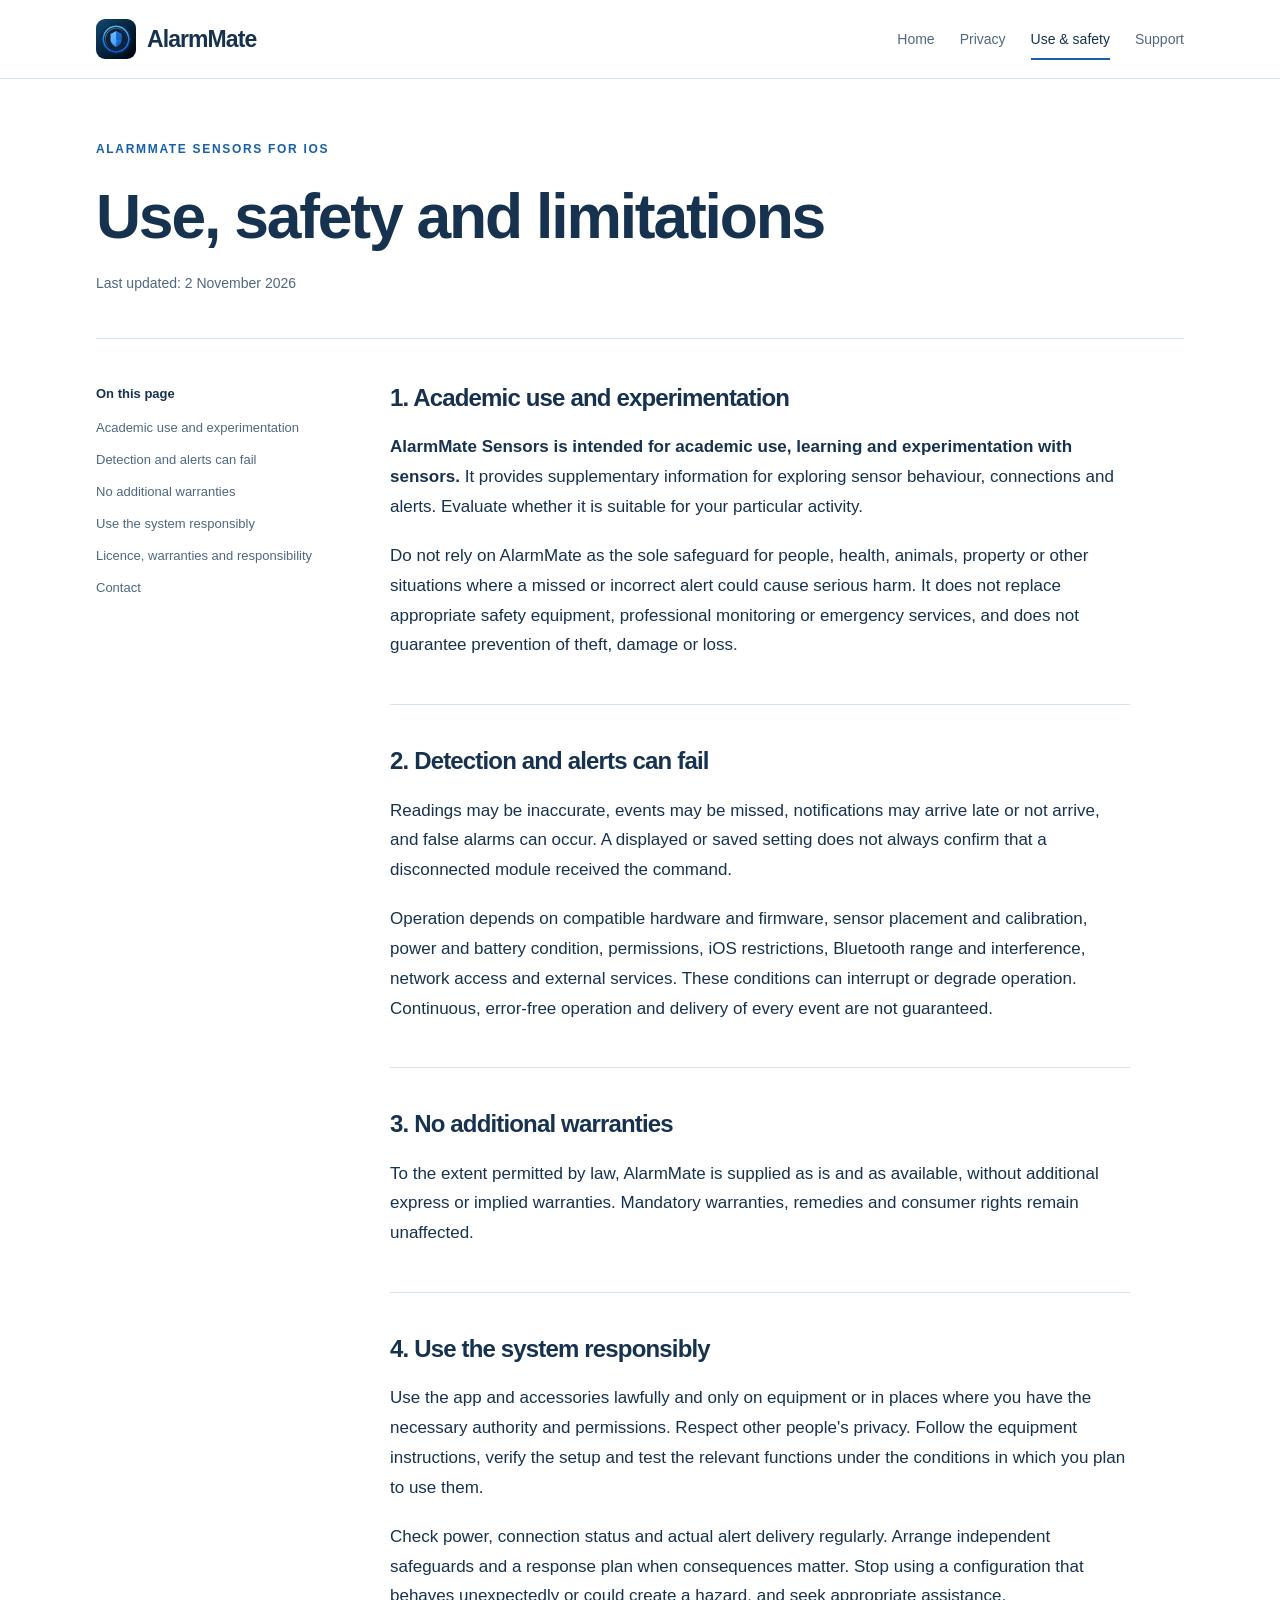
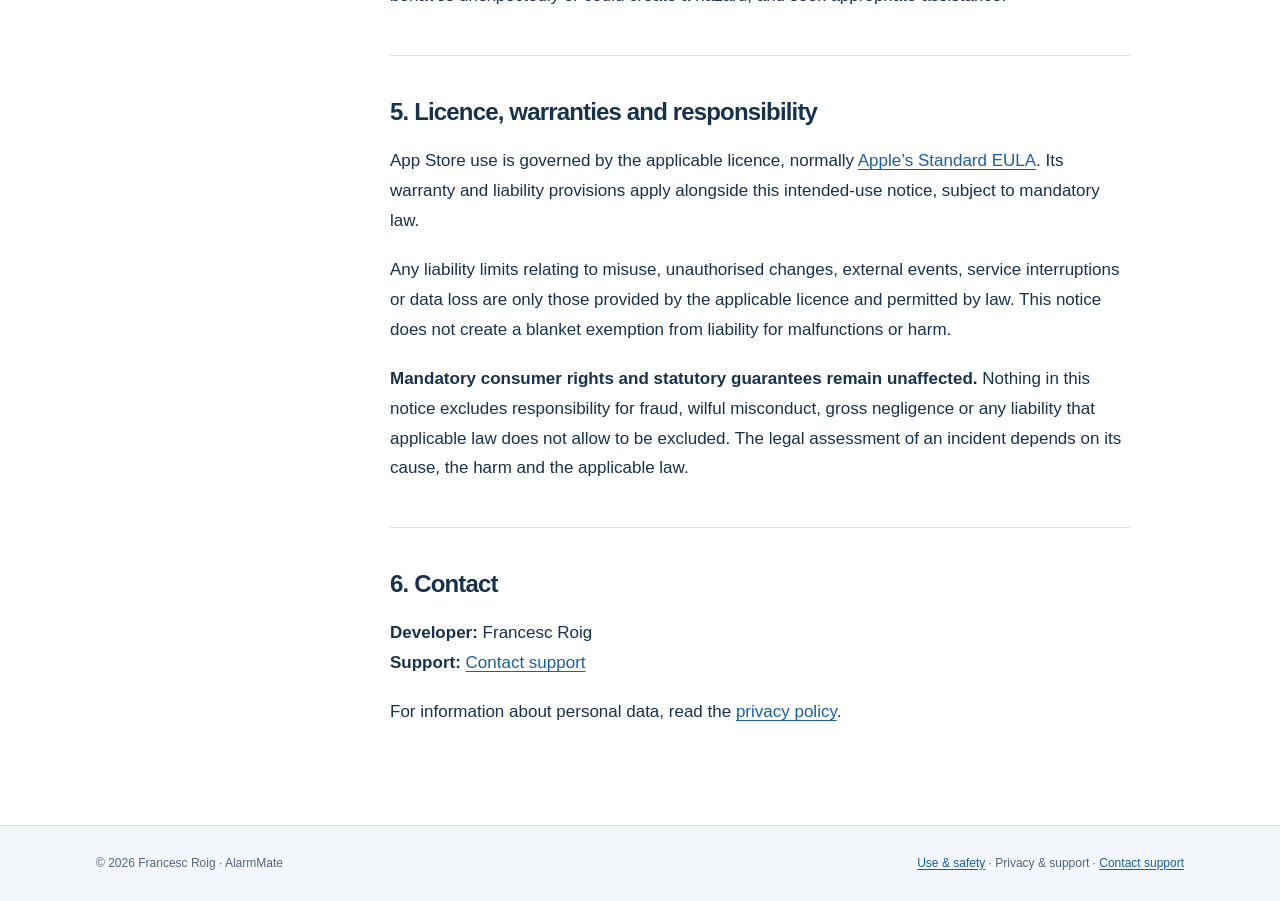
<file: usage/index.html>
<!doctype html>
<html lang="en"><head><meta charset="utf-8"><meta name="viewport" content="width=device-width, initial-scale=1"><meta name="color-scheme" content="light"><title>Use, safety and limitations · AlarmMate</title><meta name="description" content="Academic use, operating risks, responsible use and the applicable licence."><link rel="canonical" href="https://pcbcontrol.github.io/alarmmate-support/usage/"><link rel="icon" type="image/x-icon" sizes="16x16 32x32 48x48 64x64 256x256" href="https://pcbcontrol.github.io/alarmmate-support/favicon.ico?v=ac186ebcd2bf"><link rel="icon" type="image/png" sizes="16x16" href="https://pcbcontrol.github.io/alarmmate-support/assets/favicon-16.png?v=91bf50869633"><link rel="icon" type="image/png" sizes="32x32" href="https://pcbcontrol.github.io/alarmmate-support/assets/favicon-32.png?v=49439af26c43"><link rel="icon" type="image/png" sizes="64x64" href="https://pcbcontrol.github.io/alarmmate-support/assets/favicon-64.png?v=4c11aa5e9446"><link rel="apple-touch-icon" sizes="180x180" href="https://pcbcontrol.github.io/alarmmate-support/apple-touch-icon.png?v=e51de919a276"><link rel="stylesheet" href="https://pcbcontrol.github.io/alarmmate-support/assets/site.css?v=3775eb724209"></head>
<body><a class="skip-link" href="#main">Skip to content</a><header class="site-header"><div class="header-inner"><a class="brand" href="https://pcbcontrol.github.io/alarmmate-support/"><img src="https://pcbcontrol.github.io/alarmmate-support/assets/app-icon.png?v=aae751626883" width="40" height="40" alt=""><span>AlarmMate</span></a><nav aria-label="Privacy & support"><a href="https://pcbcontrol.github.io/alarmmate-support/">Home</a><a href="https://pcbcontrol.github.io/alarmmate-support/privacy/">Privacy</a><a href="https://pcbcontrol.github.io/alarmmate-support/usage/" aria-current="page">Use & safety</a><a href="https://pcbcontrol.github.io/alarmmate-support/support/">Support</a></nav></div></header>
<main id="main" class="container"><div class="page-heading"><p class="eyebrow">AlarmMate Sensors for iOS</p><h1>Use, safety and limitations</h1><p class="updated"><time datetime="2026-11-02">Last updated: 2 November 2026</time></p></div><div class="document-layout"><aside class="toc"><p>On this page</p><ol><li><a href="#purpose">Academic use and experimentation</a></li><li><a href="#limitations">Detection and alerts can fail</a></li><li><a href="#no-additional-warranties">No additional warranties</a></li><li><a href="#responsible-use">Use the system responsibly</a></li><li><a href="#licence">Licence, warranties and responsibility</a></li><li><a href="#contact">Contact</a></li></ol></aside><article class="prose"><section id="purpose"><h2>1. Academic use and experimentation</h2>
        <p><strong>AlarmMate Sensors is intended for academic use, learning and experimentation with sensors.</strong> It provides supplementary information for exploring sensor behaviour, connections and alerts. Evaluate whether it is suitable for your particular activity.</p>
        <p>Do not rely on AlarmMate as the sole safeguard for people, health, animals, property or other situations where a missed or incorrect alert could cause serious harm. It does not replace appropriate safety equipment, professional monitoring or emergency services, and does not guarantee prevention of theft, damage or loss.</p></section><section id="limitations"><h2>2. Detection and alerts can fail</h2>
        <p>Readings may be inaccurate, events may be missed, notifications may arrive late or not arrive, and false alarms can occur. A displayed or saved setting does not always confirm that a disconnected module received the command.</p>
        <p>Operation depends on compatible hardware and firmware, sensor placement and calibration, power and battery condition, permissions, iOS restrictions, Bluetooth range and interference, network access and external services. These conditions can interrupt or degrade operation. Continuous, error-free operation and delivery of every event are not guaranteed.</p></section><section id="no-additional-warranties"><h2>3. No additional warranties</h2><p>To the extent permitted by law, AlarmMate is supplied as is and as available, without additional express or implied warranties. Mandatory warranties, remedies and consumer rights remain unaffected.</p></section><section id="responsible-use"><h2>4. Use the system responsibly</h2>
        <p>Use the app and accessories lawfully and only on equipment or in places where you have the necessary authority and permissions. Respect other people's privacy. Follow the equipment instructions, verify the setup and test the relevant functions under the conditions in which you plan to use them.</p>
        <p>Check power, connection status and actual alert delivery regularly. Arrange independent safeguards and a response plan when consequences matter. Stop using a configuration that behaves unexpectedly or could create a hazard, and seek appropriate assistance.</p></section><section id="licence"><h2>5. Licence, warranties and responsibility</h2>
        <p>App Store use is governed by the applicable licence, normally <a href="https://www.apple.com/legal/internet-services/itunes/dev/stdeula/">Apple’s Standard EULA</a>. Its warranty and liability provisions apply alongside this intended-use notice, subject to mandatory law.</p>
        <p>Any liability limits relating to misuse, unauthorised changes, external events, service interruptions or data loss are only those provided by the applicable licence and permitted by law. This notice does not create a blanket exemption from liability for malfunctions or harm.</p>
        <p><strong>Mandatory consumer rights and statutory guarantees remain unaffected.</strong> Nothing in this notice excludes responsibility for fraud, wilful misconduct, gross negligence or any liability that applicable law does not allow to be excluded. The legal assessment of an incident depends on its cause, the harm and the applicable law.</p></section><section id="contact"><h2>6. Contact</h2><p><strong>Developer:</strong> Francesc Roig<br><strong>Support:</strong> <a href="mailto:mutton-purge1s@icloud.com?subject=AlarmMate%20use%20and%20safety">Contact support</a></p><p>For information about personal data, read the <a href="https://pcbcontrol.github.io/alarmmate-support/privacy/">privacy policy</a>.</p></section></article></div></main><footer class="site-footer"><div><span>© 2026 Francesc Roig · AlarmMate</span><span><a href="https://pcbcontrol.github.io/alarmmate-support/usage/">Use & safety</a> · Privacy & support · <a href="mailto:mutton-purge1s@icloud.com?subject=AlarmMate">Contact support</a></span></div></footer></body></html>
</file>
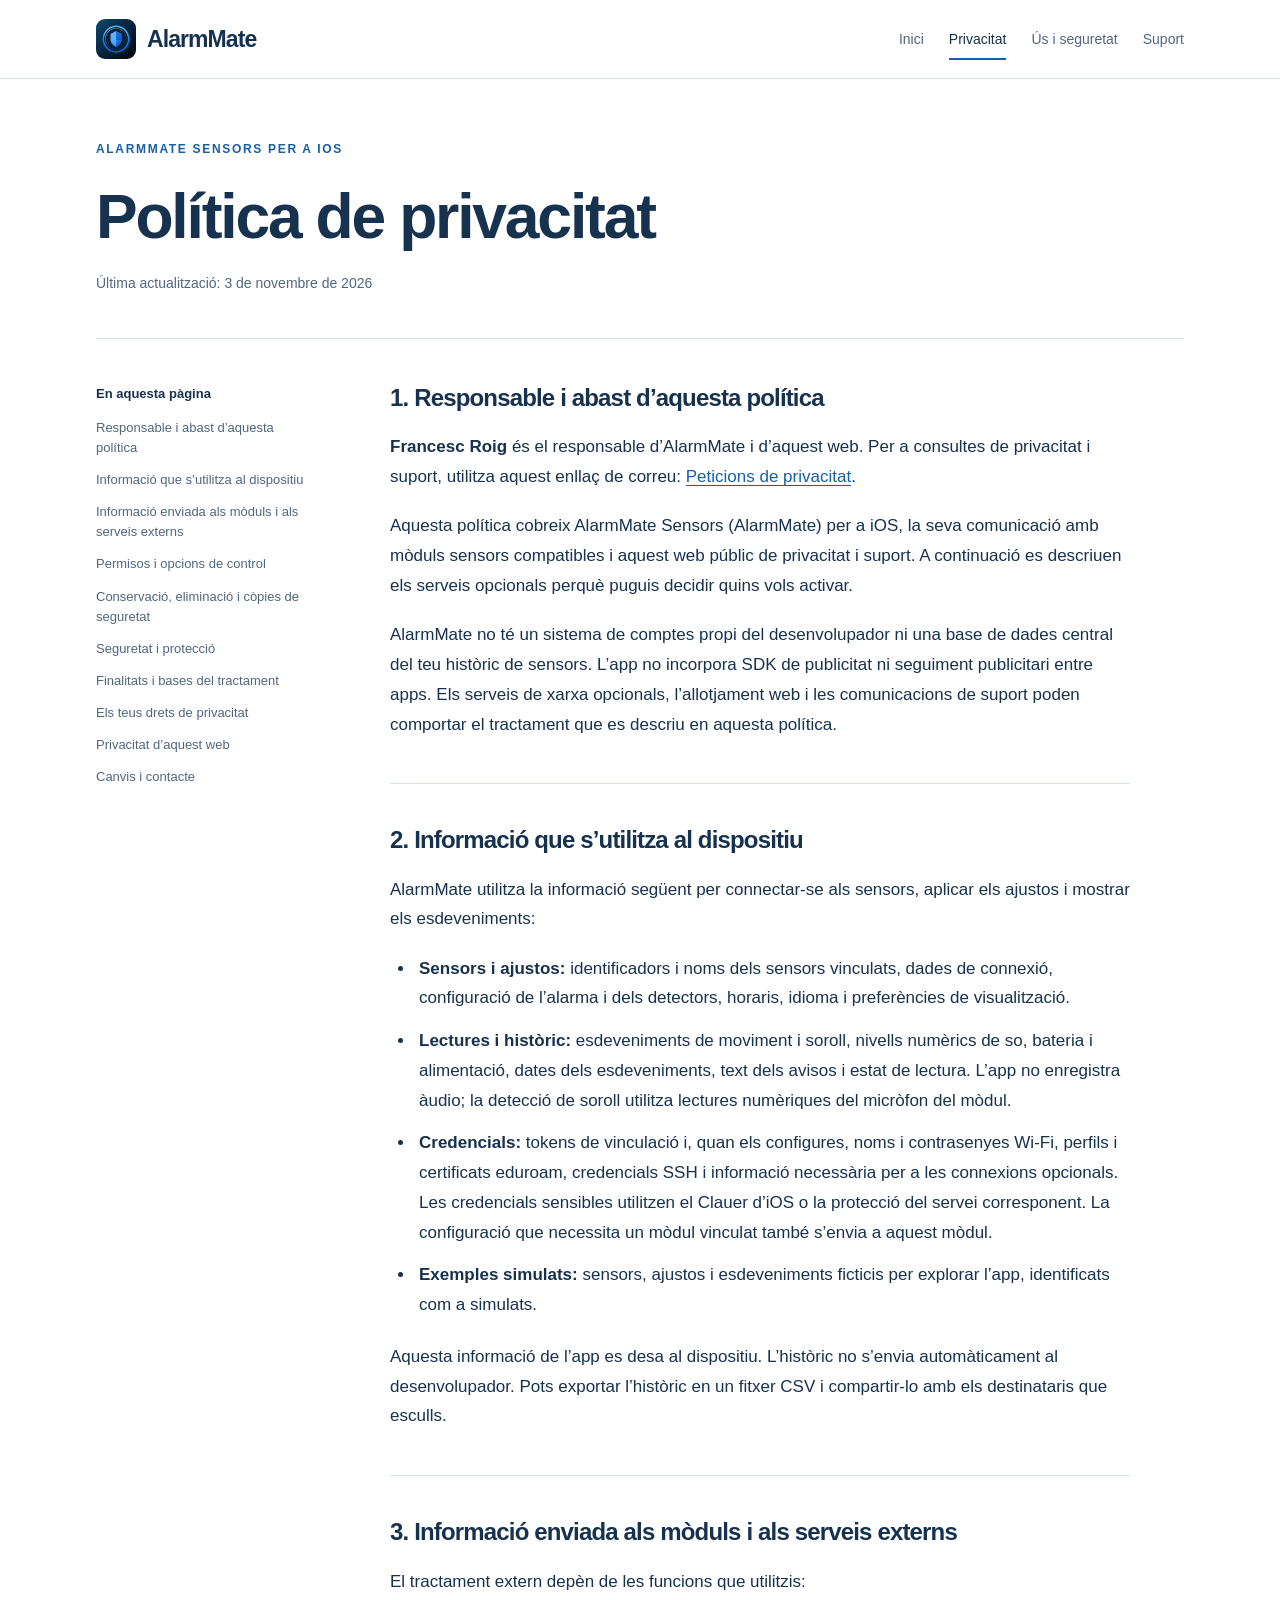
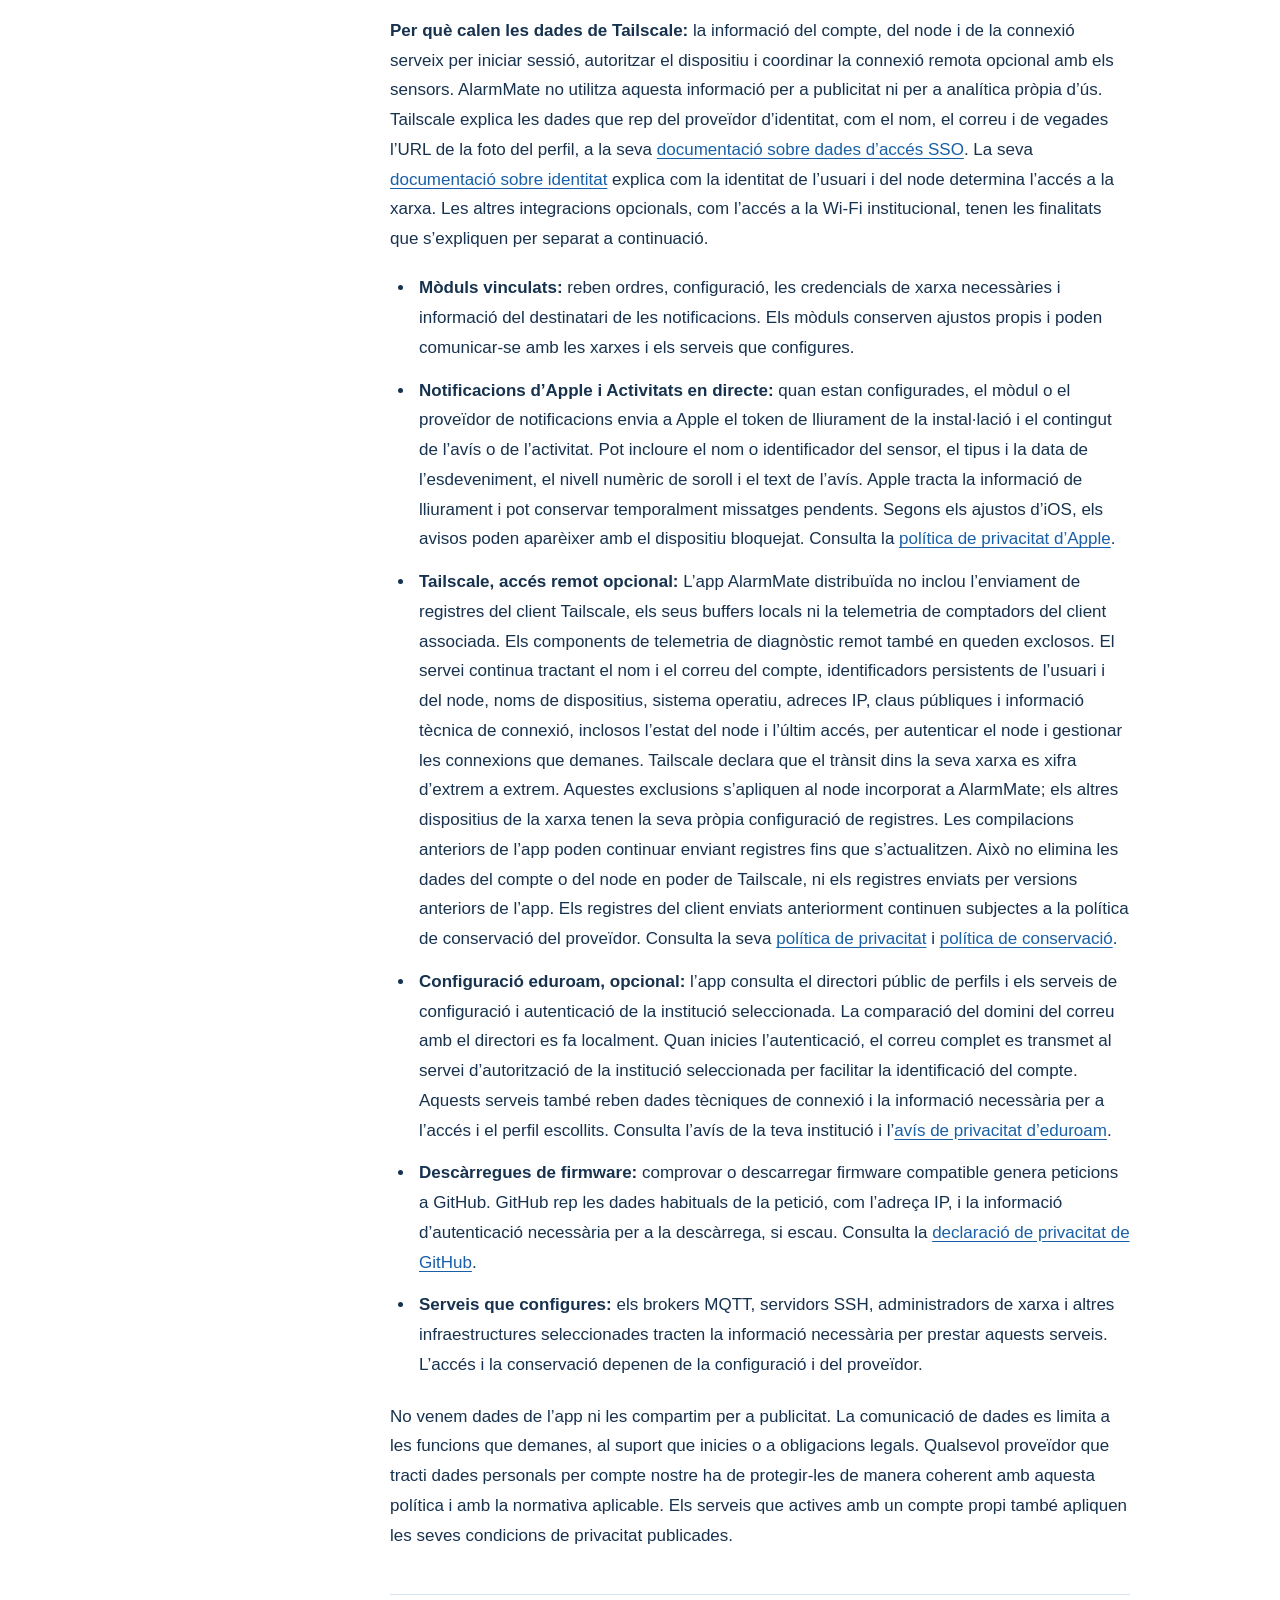
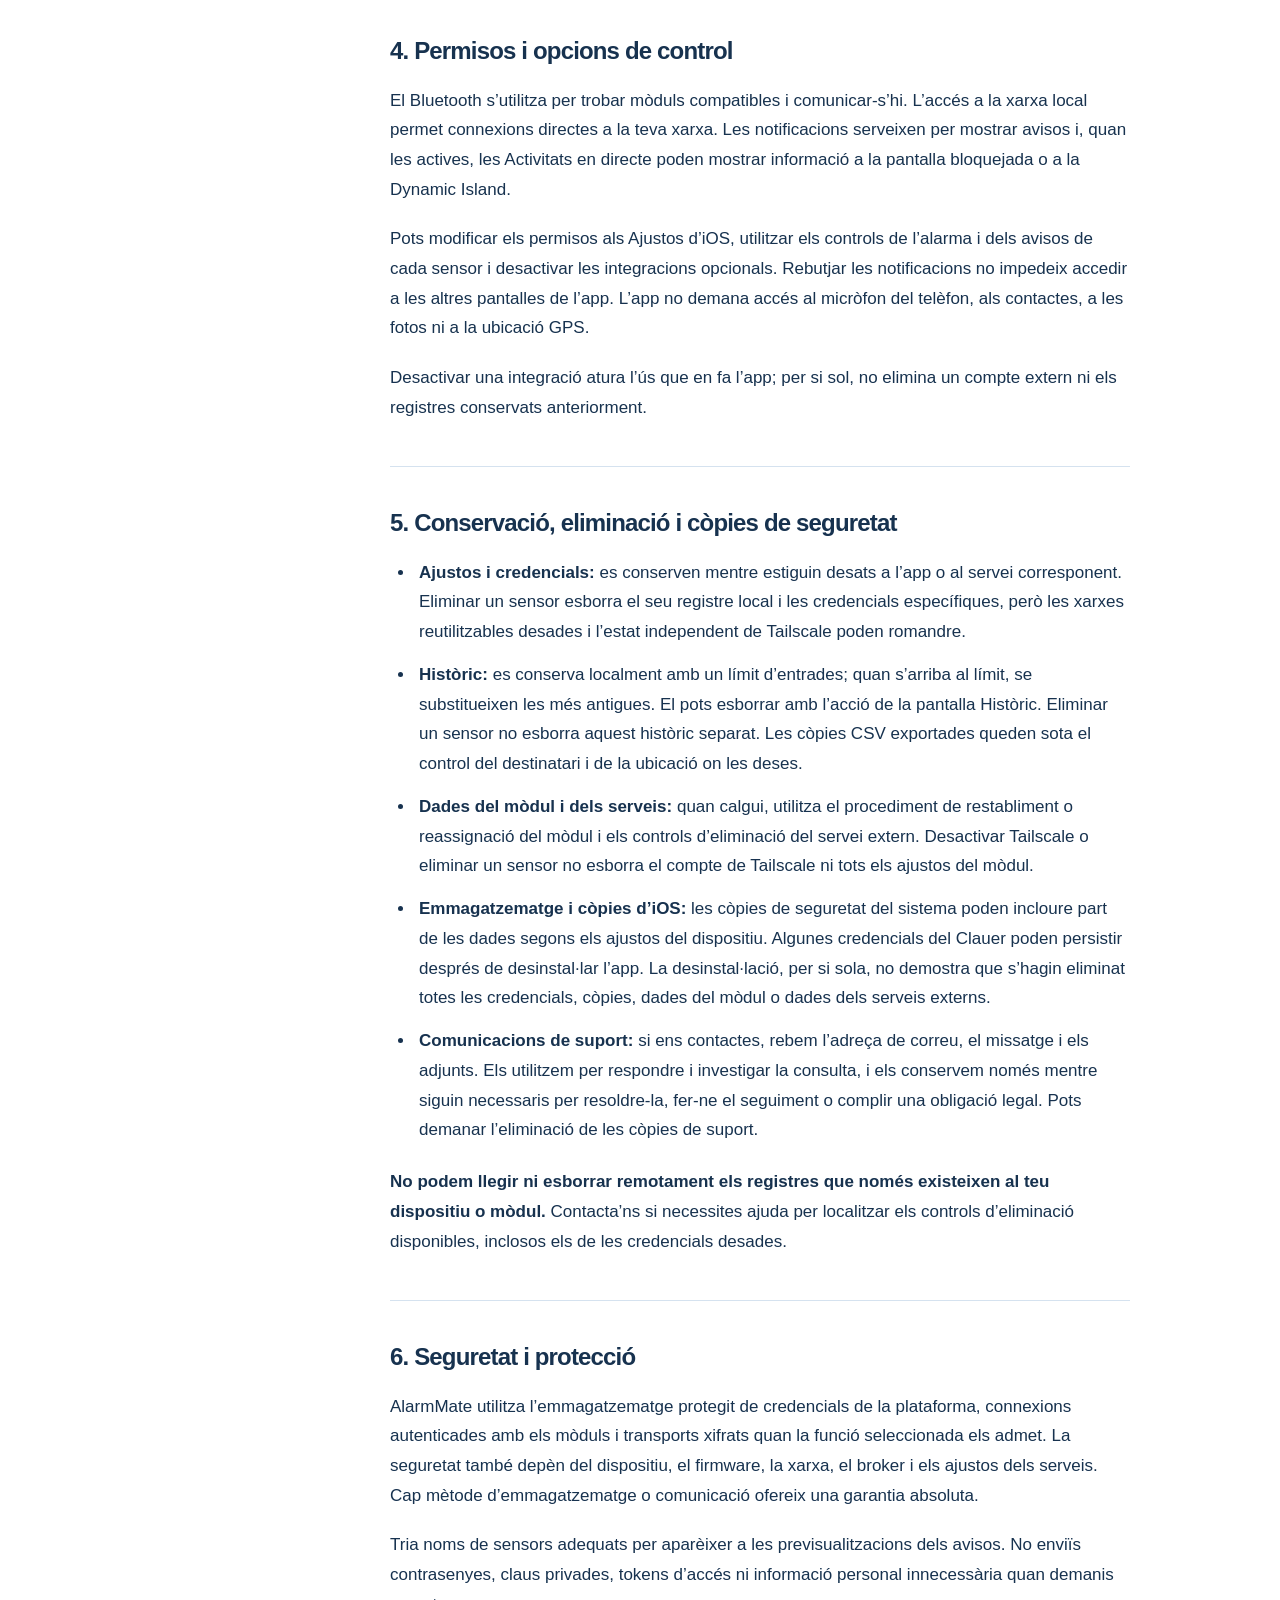
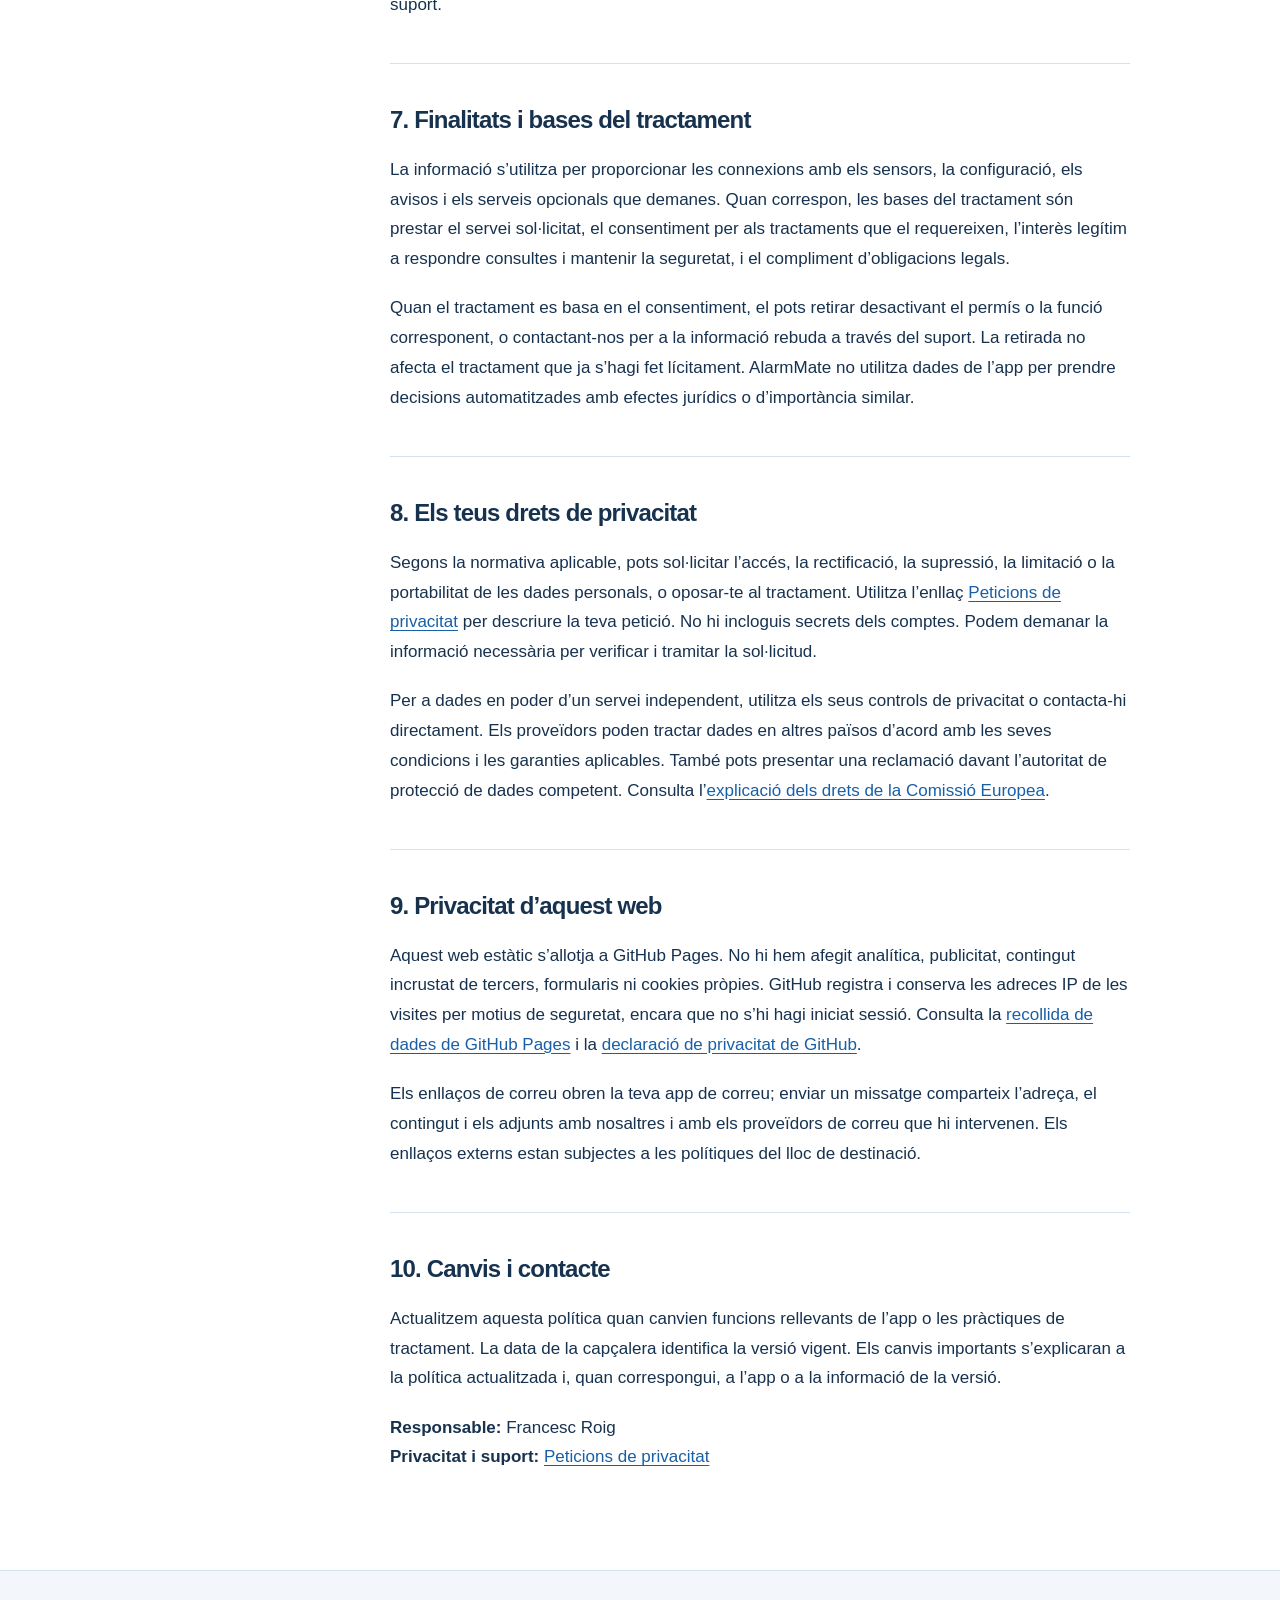
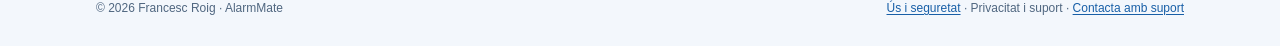
<file: ca/privacitat/index.html>
<!doctype html>
<html lang="ca"><head><meta charset="utf-8"><meta name="viewport" content="width=device-width, initial-scale=1"><meta name="color-scheme" content="light"><title>Política de privacitat · AlarmMate</title><meta name="description" content="Què es desa al dispositiu, quins serveis hi intervenen i com gestionar la teva informació."><link rel="canonical" href="https://pcbcontrol.github.io/alarmmate-support/ca/privacitat/"><link rel="icon" type="image/x-icon" sizes="16x16 32x32 48x48 64x64 256x256" href="https://pcbcontrol.github.io/alarmmate-support/favicon.ico?v=ac186ebcd2bf"><link rel="icon" type="image/png" sizes="16x16" href="https://pcbcontrol.github.io/alarmmate-support/assets/favicon-16.png?v=91bf50869633"><link rel="icon" type="image/png" sizes="32x32" href="https://pcbcontrol.github.io/alarmmate-support/assets/favicon-32.png?v=49439af26c43"><link rel="icon" type="image/png" sizes="64x64" href="https://pcbcontrol.github.io/alarmmate-support/assets/favicon-64.png?v=4c11aa5e9446"><link rel="apple-touch-icon" sizes="180x180" href="https://pcbcontrol.github.io/alarmmate-support/apple-touch-icon.png?v=e51de919a276"><link rel="stylesheet" href="https://pcbcontrol.github.io/alarmmate-support/assets/site.css?v=3775eb724209"></head>
<body><a class="skip-link" href="#main">Ves al contingut</a><header class="site-header"><div class="header-inner"><a class="brand" href="https://pcbcontrol.github.io/alarmmate-support/ca/"><img src="https://pcbcontrol.github.io/alarmmate-support/assets/app-icon.png?v=aae751626883" width="40" height="40" alt=""><span>AlarmMate</span></a><nav aria-label="Privacitat i suport"><a href="https://pcbcontrol.github.io/alarmmate-support/ca/">Inici</a><a href="https://pcbcontrol.github.io/alarmmate-support/ca/privacitat/" aria-current="page">Privacitat</a><a href="https://pcbcontrol.github.io/alarmmate-support/ca/us/">Ús i seguretat</a><a href="https://pcbcontrol.github.io/alarmmate-support/ca/suport/">Suport</a></nav></div></header>
<main id="main" class="container"><div class="page-heading"><p class="eyebrow">AlarmMate Sensors per a iOS</p><h1>Política de privacitat</h1><p class="updated"><time datetime="2026-11-03">Última actualització: 3 de novembre de 2026</time></p></div><div class="document-layout"><aside class="toc"><p>En aquesta pàgina</p><ol><li><a href="#responsable">Responsable i abast d’aquesta política</a></li><li><a href="#dades-locals">Informació que s’utilitza al dispositiu</a></li><li><a href="#connexions">Informació enviada als mòduls i als serveis externs</a></li><li><a href="#permisos">Permisos i opcions de control</a></li><li><a href="#conservacio">Conservació, eliminació i còpies de seguretat</a></li><li><a href="#seguretat">Seguretat i protecció</a></li><li><a href="#finalitats">Finalitats i bases del tractament</a></li><li><a href="#drets">Els teus drets de privacitat</a></li><li><a href="#web">Privacitat d’aquest web</a></li><li><a href="#canvis">Canvis i contacte</a></li></ol></aside><article class="prose"><section id="responsable"><h2>1. Responsable i abast d’aquesta política</h2>
        <p><strong>Francesc Roig</strong> és el responsable d’AlarmMate i d’aquest web. Per a consultes de privacitat i suport, utilitza aquest enllaç de correu: <a href="mailto:mutton-purge1s@icloud.com?subject=Privacitat%20AlarmMate">Peticions de privacitat</a>.</p>
        <p>Aquesta política cobreix AlarmMate Sensors (AlarmMate) per a iOS, la seva comunicació amb mòduls sensors compatibles i aquest web públic de privacitat i suport. A continuació es descriuen els serveis opcionals perquè puguis decidir quins vols activar.</p>
        <p>AlarmMate no té un sistema de comptes propi del desenvolupador ni una base de dades central del teu històric de sensors. L’app no incorpora SDK de publicitat ni seguiment publicitari entre apps. Els serveis de xarxa opcionals, l’allotjament web i les comunicacions de suport poden comportar el tractament que es descriu en aquesta política.</p></section><section id="dades-locals"><h2>2. Informació que s’utilitza al dispositiu</h2>
        <p>AlarmMate utilitza la informació següent per connectar-se als sensors, aplicar els ajustos i mostrar els esdeveniments:</p>
        <ul><li><strong>Sensors i ajustos:</strong> identificadors i noms dels sensors vinculats, dades de connexió, configuració de l’alarma i dels detectors, horaris, idioma i preferències de visualització.</li>
        <li><strong>Lectures i històric:</strong> esdeveniments de moviment i soroll, nivells numèrics de so, bateria i alimentació, dates dels esdeveniments, text dels avisos i estat de lectura. L’app no enregistra àudio; la detecció de soroll utilitza lectures numèriques del micròfon del mòdul.</li>
        <li><strong>Credencials:</strong> tokens de vinculació i, quan els configures, noms i contrasenyes Wi-Fi, perfils i certificats eduroam, credencials SSH i informació necessària per a les connexions opcionals. Les credencials sensibles utilitzen el Clauer d’iOS o la protecció del servei corresponent. La configuració que necessita un mòdul vinculat també s’envia a aquest mòdul.</li>
        <li><strong>Exemples simulats:</strong> sensors, ajustos i esdeveniments ficticis per explorar l’app, identificats com a simulats.</li></ul>
        <p>Aquesta informació de l’app es desa al dispositiu. L’històric no s’envia automàticament al desenvolupador. Pots exportar l’històric en un fitxer CSV i compartir-lo amb els destinataris que esculls.</p></section><section id="connexions"><h2>3. Informació enviada als mòduls i als serveis externs</h2>
        <p>El tractament extern depèn de les funcions que utilitzis:</p>
        <p><strong>Per què calen les dades de Tailscale:</strong> la informació del compte, del node i de la connexió serveix per iniciar sessió, autoritzar el dispositiu i coordinar la connexió remota opcional amb els sensors. AlarmMate no utilitza aquesta informació per a publicitat ni per a analítica pròpia d’ús. Tailscale explica les dades que rep del proveïdor d’identitat, com el nom, el correu i de vegades l’URL de la foto del perfil, a la seva <a href="https://tailscale.com/docs/integrations/identity">documentació sobre dades d’accés SSO</a>. La seva <a href="https://tailscale.com/docs/concepts/tailscale-identity">documentació sobre identitat</a> explica com la identitat de l’usuari i del node determina l’accés a la xarxa. Les altres integracions opcionals, com l’accés a la Wi-Fi institucional, tenen les finalitats que s’expliquen per separat a continuació.</p>
        <ul><li><strong>Mòduls vinculats:</strong> reben ordres, configuració, les credencials de xarxa necessàries i informació del destinatari de les notificacions. Els mòduls conserven ajustos propis i poden comunicar-se amb les xarxes i els serveis que configures.</li>
        <li><strong>Notificacions d’Apple i Activitats en directe:</strong> quan estan configurades, el mòdul o el proveïdor de notificacions envia a Apple el token de lliurament de la instal·lació i el contingut de l’avís o de l’activitat. Pot incloure el nom o identificador del sensor, el tipus i la data de l’esdeveniment, el nivell numèric de soroll i el text de l’avís. Apple tracta la informació de lliurament i pot conservar temporalment missatges pendents. Segons els ajustos d’iOS, els avisos poden aparèixer amb el dispositiu bloquejat. Consulta la <a href="https://www.apple.com/legal/privacy/">política de privacitat d’Apple</a>.</li>
        <li><strong>Tailscale, accés remot opcional:</strong> L’app AlarmMate distribuïda no inclou l’enviament de registres del client Tailscale, els seus buffers locals ni la telemetria de comptadors del client associada. Els components de telemetria de diagnòstic remot també en queden exclosos. El servei continua tractant el nom i el correu del compte, identificadors persistents de l’usuari i del node, noms de dispositius, sistema operatiu, adreces IP, claus públiques i informació tècnica de connexió, inclosos l’estat del node i l’últim accés, per autenticar el node i gestionar les connexions que demanes. Tailscale declara que el trànsit dins la seva xarxa es xifra d’extrem a extrem. Aquestes exclusions s’apliquen al node incorporat a AlarmMate; els altres dispositius de la xarxa tenen la seva pròpia configuració de registres. Les compilacions anteriors de l’app poden continuar enviant registres fins que s’actualitzen. Això no elimina les dades del compte o del node en poder de Tailscale, ni els registres enviats per versions anteriors de l’app. Els registres del client enviats anteriorment continuen subjectes a la política de conservació del proveïdor. Consulta la seva <a href="https://tailscale.com/legal/privacy-policy">política de privacitat</a> i <a href="https://tailscale.com/security-policies/data-retention-deletion">política de conservació</a>.</li>
        <li><strong>Configuració eduroam, opcional:</strong> l’app consulta el directori públic de perfils i els serveis de configuració i autenticació de la institució seleccionada. La comparació del domini del correu amb el directori es fa localment. Quan inicies l’autenticació, el correu complet es transmet al servei d’autorització de la institució seleccionada per facilitar la identificació del compte. Aquests serveis també reben dades tècniques de connexió i la informació necessària per a l’accés i el perfil escollits. Consulta l’avís de la teva institució i l’<a href="https://eduroam.org/eduroam-privacy-notice/">avís de privacitat d’eduroam</a>.</li>
        <li><strong>Descàrregues de firmware:</strong> comprovar o descarregar firmware compatible genera peticions a GitHub. GitHub rep les dades habituals de la petició, com l’adreça IP, i la informació d’autenticació necessària per a la descàrrega, si escau. Consulta la <a href="https://docs.github.com/en/site-policy/privacy-policies/github-general-privacy-statement">declaració de privacitat de GitHub</a>.</li>
        <li><strong>Serveis que configures:</strong> els brokers MQTT, servidors SSH, administradors de xarxa i altres infraestructures seleccionades tracten la informació necessària per prestar aquests serveis. L’accés i la conservació depenen de la configuració i del proveïdor.</li></ul>
        <p>No venem dades de l’app ni les compartim per a publicitat. La comunicació de dades es limita a les funcions que demanes, al suport que inicies o a obligacions legals. Qualsevol proveïdor que tracti dades personals per compte nostre ha de protegir-les de manera coherent amb aquesta política i amb la normativa aplicable. Els serveis que actives amb un compte propi també apliquen les seves condicions de privacitat publicades.</p></section><section id="permisos"><h2>4. Permisos i opcions de control</h2>
        <p>El Bluetooth s’utilitza per trobar mòduls compatibles i comunicar-s’hi. L’accés a la xarxa local permet connexions directes a la teva xarxa. Les notificacions serveixen per mostrar avisos i, quan les actives, les Activitats en directe poden mostrar informació a la pantalla bloquejada o a la Dynamic Island.</p>
        <p>Pots modificar els permisos als Ajustos d’iOS, utilitzar els controls de l’alarma i dels avisos de cada sensor i desactivar les integracions opcionals. Rebutjar les notificacions no impedeix accedir a les altres pantalles de l’app. L’app no demana accés al micròfon del telèfon, als contactes, a les fotos ni a la ubicació GPS.</p>
        <p>Desactivar una integració atura l’ús que en fa l’app; per si sol, no elimina un compte extern ni els registres conservats anteriorment.</p></section><section id="conservacio"><h2>5. Conservació, eliminació i còpies de seguretat</h2>
        <ul><li><strong>Ajustos i credencials:</strong> es conserven mentre estiguin desats a l’app o al servei corresponent. Eliminar un sensor esborra el seu registre local i les credencials específiques, però les xarxes reutilitzables desades i l’estat independent de Tailscale poden romandre.</li>
        <li><strong>Històric:</strong> es conserva localment amb un límit d’entrades; quan s’arriba al límit, se substitueixen les més antigues. El pots esborrar amb l’acció de la pantalla Històric. Eliminar un sensor no esborra aquest històric separat. Les còpies CSV exportades queden sota el control del destinatari i de la ubicació on les deses.</li>
        <li><strong>Dades del mòdul i dels serveis:</strong> quan calgui, utilitza el procediment de restabliment o reassignació del mòdul i els controls d’eliminació del servei extern. Desactivar Tailscale o eliminar un sensor no esborra el compte de Tailscale ni tots els ajustos del mòdul.</li>
        <li><strong>Emmagatzematge i còpies d’iOS:</strong> les còpies de seguretat del sistema poden incloure part de les dades segons els ajustos del dispositiu. Algunes credencials del Clauer poden persistir després de desinstal·lar l’app. La desinstal·lació, per si sola, no demostra que s’hagin eliminat totes les credencials, còpies, dades del mòdul o dades dels serveis externs.</li>
        <li><strong>Comunicacions de suport:</strong> si ens contactes, rebem l’adreça de correu, el missatge i els adjunts. Els utilitzem per respondre i investigar la consulta, i els conservem només mentre siguin necessaris per resoldre-la, fer-ne el seguiment o complir una obligació legal. Pots demanar l’eliminació de les còpies de suport.</li></ul>
        <p><strong>No podem llegir ni esborrar remotament els registres que només existeixen al teu dispositiu o mòdul.</strong> Contacta’ns si necessites ajuda per localitzar els controls d’eliminació disponibles, inclosos els de les credencials desades.</p></section><section id="seguretat"><h2>6. Seguretat i protecció</h2>
        <p>AlarmMate utilitza l’emmagatzematge protegit de credencials de la plataforma, connexions autenticades amb els mòduls i transports xifrats quan la funció seleccionada els admet. La seguretat també depèn del dispositiu, el firmware, la xarxa, el broker i els ajustos dels serveis. Cap mètode d’emmagatzematge o comunicació ofereix una garantia absoluta.</p>
        <p>Tria noms de sensors adequats per aparèixer a les previsualitzacions dels avisos. No enviïs contrasenyes, claus privades, tokens d’accés ni informació personal innecessària quan demanis suport.</p></section><section id="finalitats"><h2>7. Finalitats i bases del tractament</h2>
        <p>La informació s’utilitza per proporcionar les connexions amb els sensors, la configuració, els avisos i els serveis opcionals que demanes. Quan correspon, les bases del tractament són prestar el servei sol·licitat, el consentiment per als tractaments que el requereixen, l’interès legítim a respondre consultes i mantenir la seguretat, i el compliment d’obligacions legals.</p>
        <p>Quan el tractament es basa en el consentiment, el pots retirar desactivant el permís o la funció corresponent, o contactant-nos per a la informació rebuda a través del suport. La retirada no afecta el tractament que ja s’hagi fet lícitament. AlarmMate no utilitza dades de l’app per prendre decisions automatitzades amb efectes jurídics o d’importància similar.</p></section><section id="drets"><h2>8. Els teus drets de privacitat</h2>
        <p>Segons la normativa aplicable, pots sol·licitar l’accés, la rectificació, la supressió, la limitació o la portabilitat de les dades personals, o oposar-te al tractament. Utilitza l’enllaç <a href="mailto:mutton-purge1s@icloud.com?subject=Sol%C2%B7licitud%20de%20privacitat%20AlarmMate">Peticions de privacitat</a> per descriure la teva petició. No hi incloguis secrets dels comptes. Podem demanar la informació necessària per verificar i tramitar la sol·licitud.</p>
        <p>Per a dades en poder d’un servei independent, utilitza els seus controls de privacitat o contacta-hi directament. Els proveïdors poden tractar dades en altres països d’acord amb les seves condicions i les garanties aplicables. També pots presentar una reclamació davant l’autoritat de protecció de dades competent. Consulta l’<a href="https://commission.europa.eu/law/law-topic/data-protection/information-individuals_en">explicació dels drets de la Comissió Europea</a>.</p></section><section id="web"><h2>9. Privacitat d’aquest web</h2>
        <p>Aquest web estàtic s’allotja a GitHub Pages. No hi hem afegit analítica, publicitat, contingut incrustat de tercers, formularis ni cookies pròpies. GitHub registra i conserva les adreces IP de les visites per motius de seguretat, encara que no s’hi hagi iniciat sessió. Consulta la <a href="https://docs.github.com/en/pages/getting-started-with-github-pages/what-is-github-pages#data-collection">recollida de dades de GitHub Pages</a> i la <a href="https://docs.github.com/en/site-policy/privacy-policies/github-general-privacy-statement">declaració de privacitat de GitHub</a>.</p>
        <p>Els enllaços de correu obren la teva app de correu; enviar un missatge comparteix l’adreça, el contingut i els adjunts amb nosaltres i amb els proveïdors de correu que hi intervenen. Els enllaços externs estan subjectes a les polítiques del lloc de destinació.</p></section><section id="canvis"><h2>10. Canvis i contacte</h2>
        <p>Actualitzem aquesta política quan canvien funcions rellevants de l’app o les pràctiques de tractament. La data de la capçalera identifica la versió vigent. Els canvis importants s’explicaran a la política actualitzada i, quan correspongui, a l’app o a la informació de la versió.</p>
        <p><strong>Responsable:</strong> Francesc Roig<br><strong>Privacitat i suport:</strong> <a href="mailto:mutton-purge1s@icloud.com?subject=Privacitat%20AlarmMate">Peticions de privacitat</a></p></section></article></div></main><footer class="site-footer"><div><span>© 2026 Francesc Roig · AlarmMate</span><span><a href="https://pcbcontrol.github.io/alarmmate-support/ca/us/">Ús i seguretat</a> · Privacitat i suport · <a href="mailto:mutton-purge1s@icloud.com?subject=AlarmMate">Contacta amb suport</a></span></div></footer></body></html>
</file>
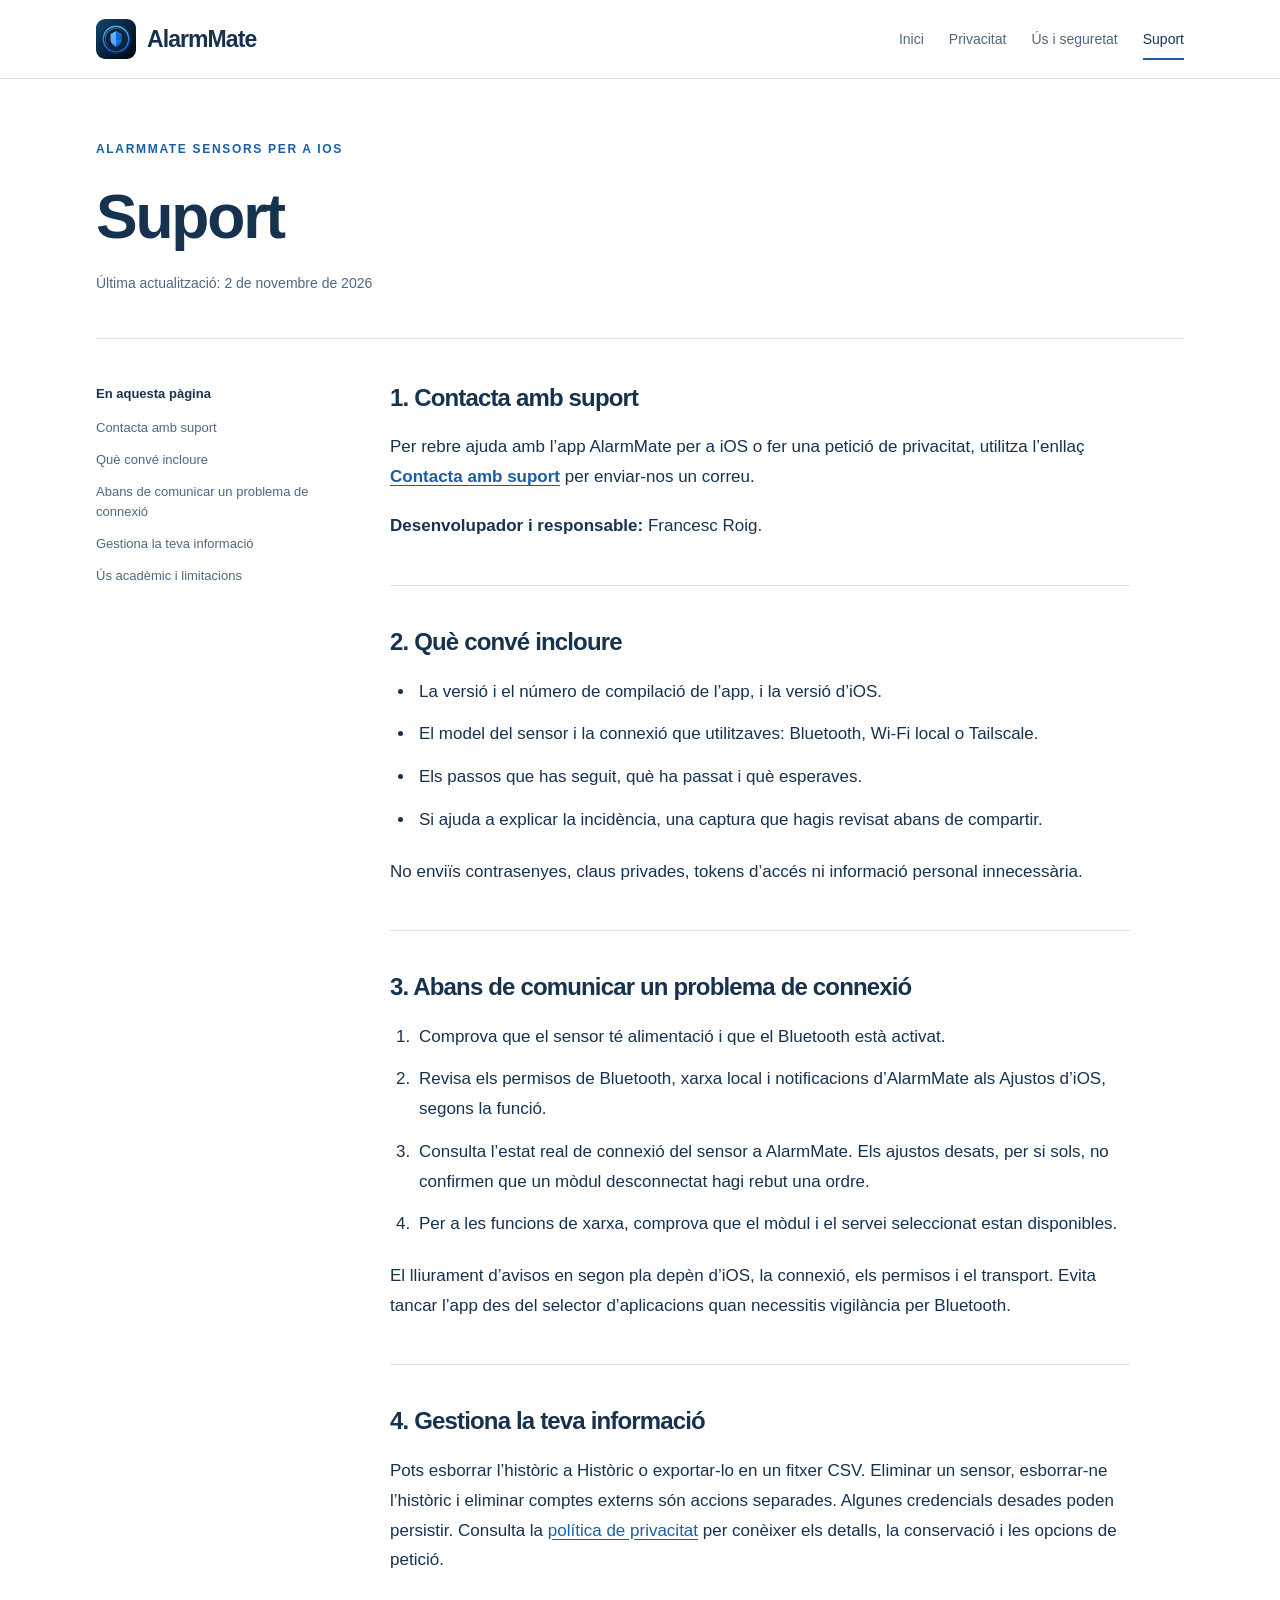
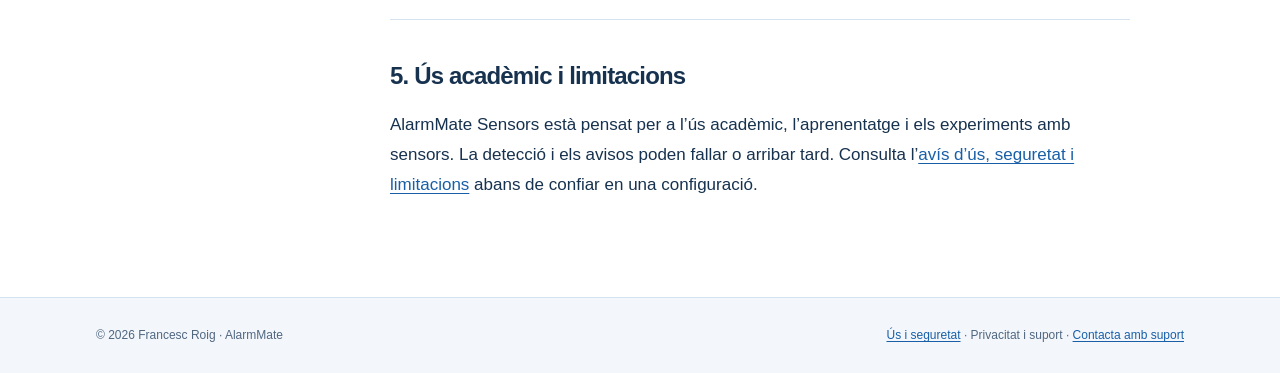
<file: ca/suport/index.html>
<!doctype html>
<html lang="ca"><head><meta charset="utf-8"><meta name="viewport" content="width=device-width, initial-scale=1"><meta name="color-scheme" content="light"><title>Suport · AlarmMate</title><meta name="description" content="Ajuda amb les connexions, informació per resoldre incidències i contacte directe amb el desenvolupador."><link rel="canonical" href="https://pcbcontrol.github.io/alarmmate-support/ca/suport/"><link rel="icon" type="image/x-icon" sizes="16x16 32x32 48x48 64x64 256x256" href="https://pcbcontrol.github.io/alarmmate-support/favicon.ico?v=ac186ebcd2bf"><link rel="icon" type="image/png" sizes="16x16" href="https://pcbcontrol.github.io/alarmmate-support/assets/favicon-16.png?v=91bf50869633"><link rel="icon" type="image/png" sizes="32x32" href="https://pcbcontrol.github.io/alarmmate-support/assets/favicon-32.png?v=49439af26c43"><link rel="icon" type="image/png" sizes="64x64" href="https://pcbcontrol.github.io/alarmmate-support/assets/favicon-64.png?v=4c11aa5e9446"><link rel="apple-touch-icon" sizes="180x180" href="https://pcbcontrol.github.io/alarmmate-support/apple-touch-icon.png?v=e51de919a276"><link rel="stylesheet" href="https://pcbcontrol.github.io/alarmmate-support/assets/site.css?v=3775eb724209"></head>
<body><a class="skip-link" href="#main">Ves al contingut</a><header class="site-header"><div class="header-inner"><a class="brand" href="https://pcbcontrol.github.io/alarmmate-support/ca/"><img src="https://pcbcontrol.github.io/alarmmate-support/assets/app-icon.png?v=aae751626883" width="40" height="40" alt=""><span>AlarmMate</span></a><nav aria-label="Privacitat i suport"><a href="https://pcbcontrol.github.io/alarmmate-support/ca/">Inici</a><a href="https://pcbcontrol.github.io/alarmmate-support/ca/privacitat/">Privacitat</a><a href="https://pcbcontrol.github.io/alarmmate-support/ca/us/">Ús i seguretat</a><a href="https://pcbcontrol.github.io/alarmmate-support/ca/suport/" aria-current="page">Suport</a></nav></div></header>
<main id="main" class="container"><div class="page-heading"><p class="eyebrow">AlarmMate Sensors per a iOS</p><h1>Suport</h1><p class="updated"><time datetime="2026-11-02">Última actualització: 2 de novembre de 2026</time></p></div><div class="document-layout"><aside class="toc"><p>En aquesta pàgina</p><ol><li><a href="#contacte">Contacta amb suport</a></li><li><a href="#informacio">Què convé incloure</a></li><li><a href="#comprovacions">Abans de comunicar un problema de connexió</a></li><li><a href="#privacitat">Gestiona la teva informació</a></li><li><a href="#us-previst">Ús acadèmic i limitacions</a></li></ol></aside><article class="prose"><section id="contacte"><h2>1. Contacta amb suport</h2><p>Per rebre ajuda amb l’app AlarmMate per a iOS o fer una petició de privacitat, utilitza l’enllaç <strong><a href="mailto:mutton-purge1s@icloud.com?subject=Suport%20AlarmMate">Contacta amb suport</a></strong> per enviar-nos un correu.</p><p><strong>Desenvolupador i responsable:</strong> Francesc Roig.</p></section><section id="informacio"><h2>2. Què convé incloure</h2><ul><li>La versió i el número de compilació de l’app, i la versió d’iOS.</li><li>El model del sensor i la connexió que utilitzaves: Bluetooth, Wi-Fi local o Tailscale.</li><li>Els passos que has seguit, què ha passat i què esperaves.</li><li>Si ajuda a explicar la incidència, una captura que hagis revisat abans de compartir.</li></ul><p>No enviïs contrasenyes, claus privades, tokens d’accés ni informació personal innecessària.</p></section><section id="comprovacions"><h2>3. Abans de comunicar un problema de connexió</h2><ol><li>Comprova que el sensor té alimentació i que el Bluetooth està activat.</li><li>Revisa els permisos de Bluetooth, xarxa local i notificacions d’AlarmMate als Ajustos d’iOS, segons la funció.</li><li>Consulta l’estat real de connexió del sensor a AlarmMate. Els ajustos desats, per si sols, no confirmen que un mòdul desconnectat hagi rebut una ordre.</li><li>Per a les funcions de xarxa, comprova que el mòdul i el servei seleccionat estan disponibles.</li></ol><p>El lliurament d’avisos en segon pla depèn d’iOS, la connexió, els permisos i el transport. Evita tancar l’app des del selector d’aplicacions quan necessitis vigilància per Bluetooth.</p></section><section id="privacitat"><h2>4. Gestiona la teva informació</h2><p>Pots esborrar l’històric a Històric o exportar-lo en un fitxer CSV. Eliminar un sensor, esborrar-ne l’històric i eliminar comptes externs són accions separades. Algunes credencials desades poden persistir. Consulta la <a href="https://pcbcontrol.github.io/alarmmate-support/ca/privacitat/">política de privacitat</a> per conèixer els detalls, la conservació i les opcions de petició.</p></section><section id="us-previst"><h2>5. Ús acadèmic i limitacions</h2><p>AlarmMate Sensors està pensat per a l’ús acadèmic, l’aprenentatge i els experiments amb sensors. La detecció i els avisos poden fallar o arribar tard. Consulta l’<a href="https://pcbcontrol.github.io/alarmmate-support/ca/us/">avís d’ús, seguretat i limitacions</a> abans de confiar en una configuració.</p></section></article></div></main><footer class="site-footer"><div><span>© 2026 Francesc Roig · AlarmMate</span><span><a href="https://pcbcontrol.github.io/alarmmate-support/ca/us/">Ús i seguretat</a> · Privacitat i suport · <a href="mailto:mutton-purge1s@icloud.com?subject=AlarmMate">Contacta amb suport</a></span></div></footer></body></html>
</file>
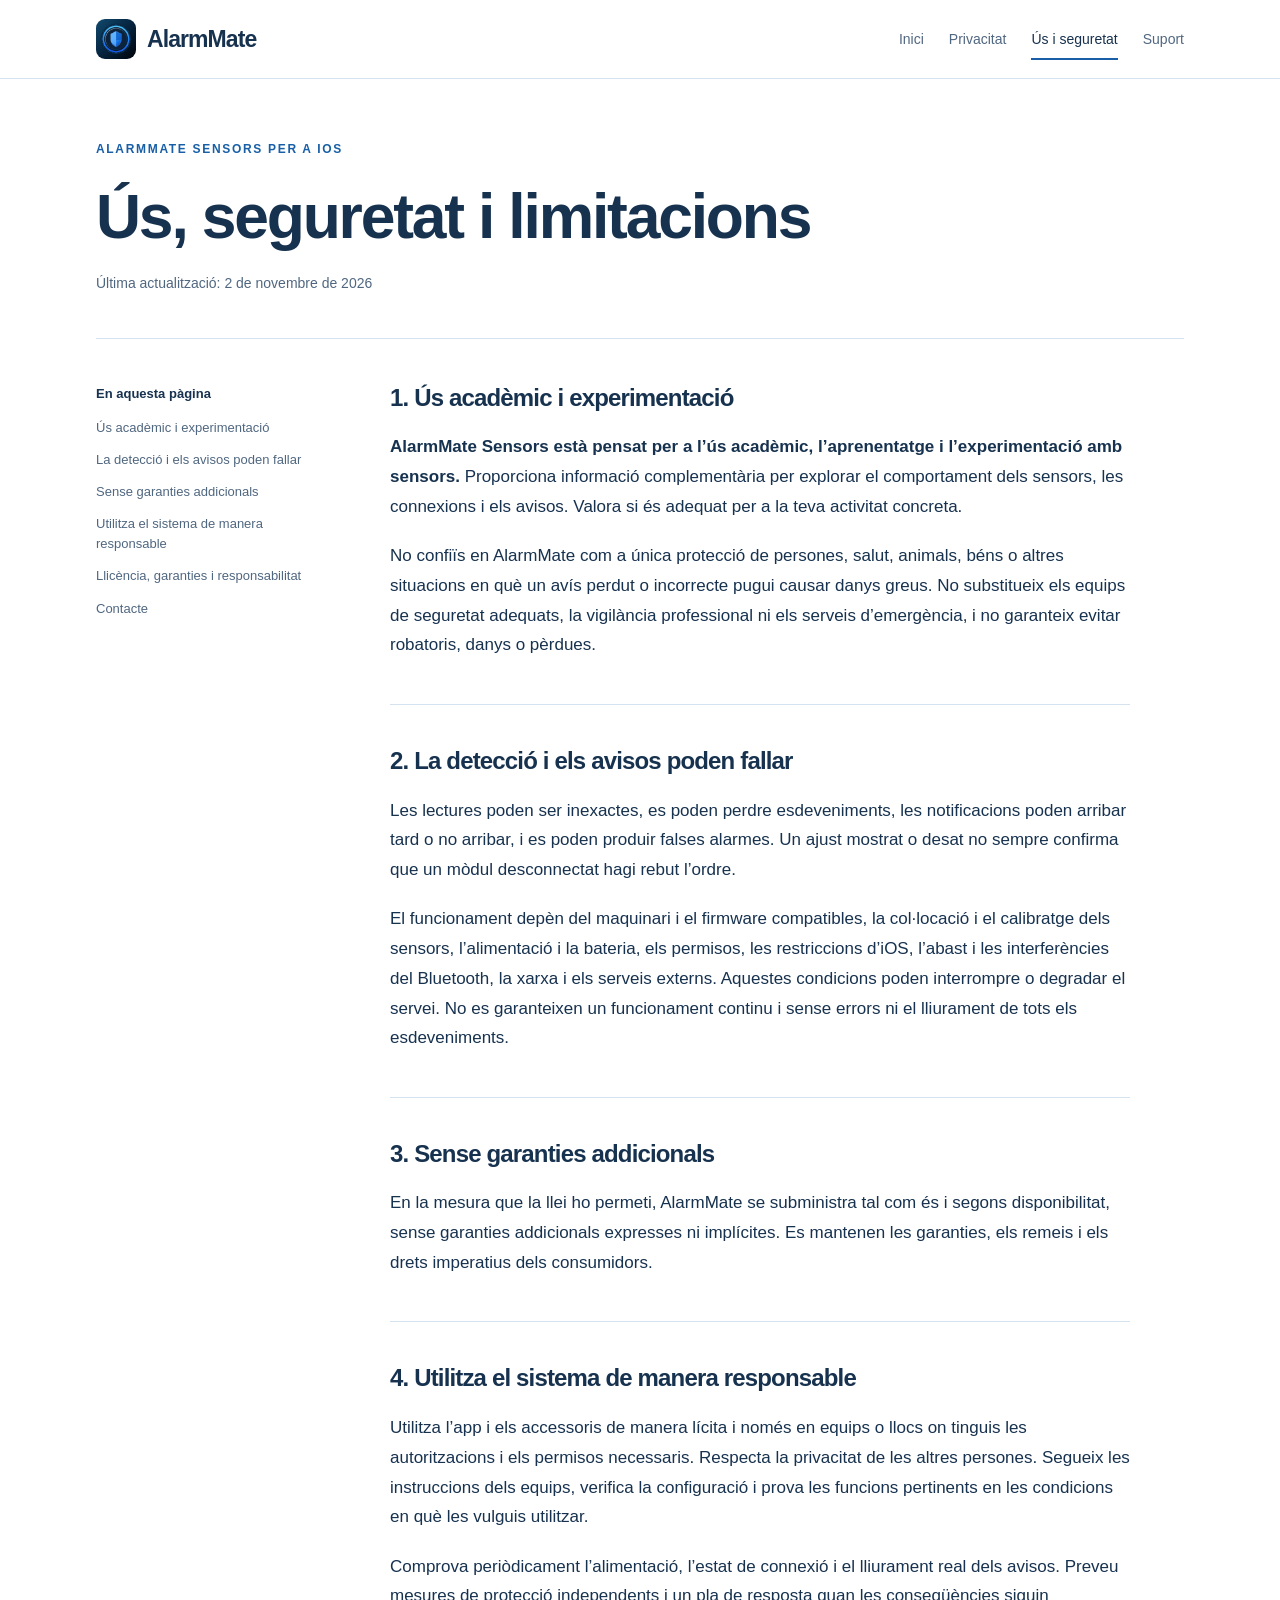
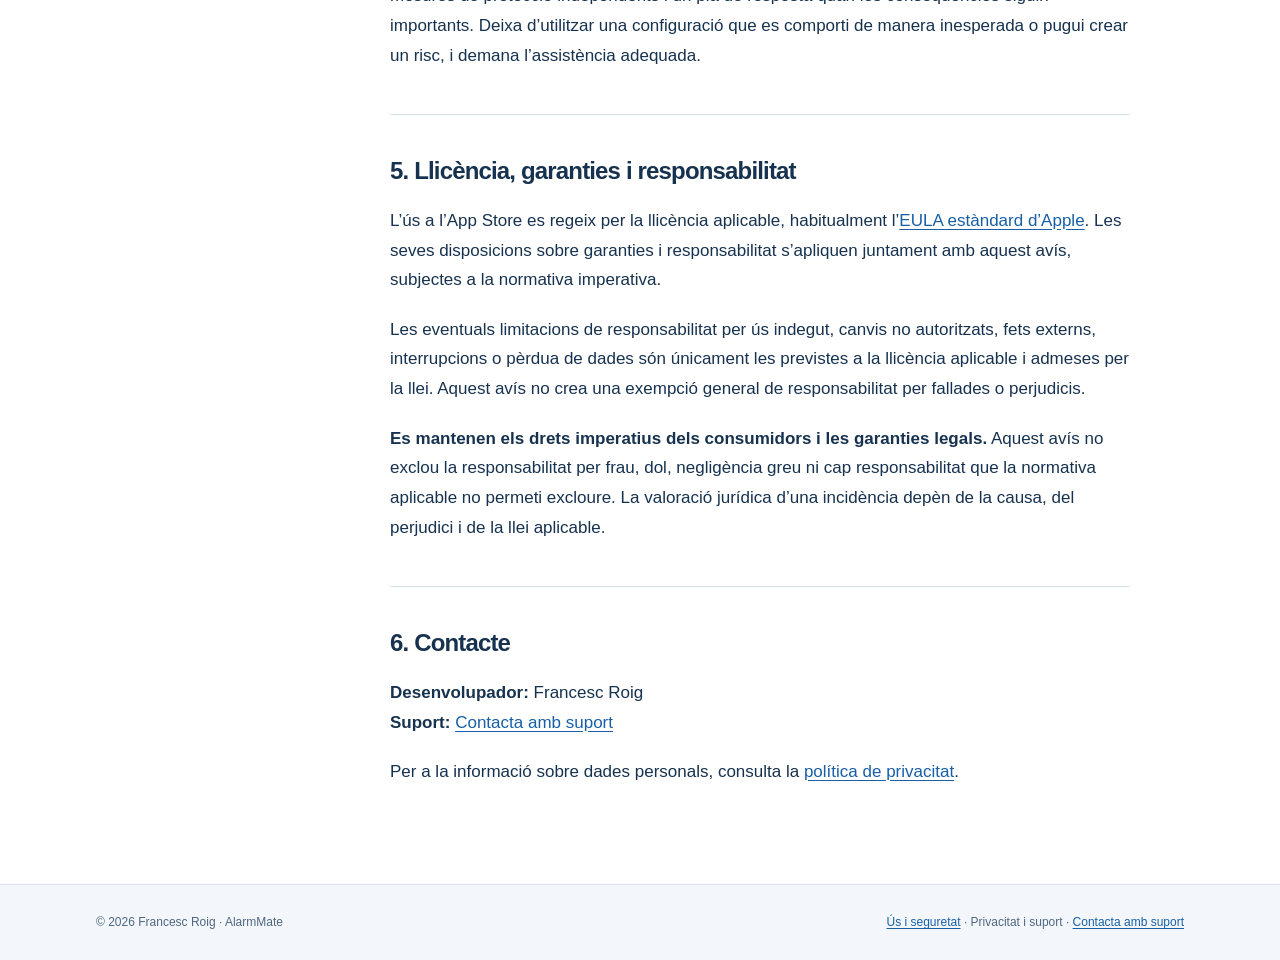
<file: ca/us/index.html>
<!doctype html>
<html lang="ca"><head><meta charset="utf-8"><meta name="viewport" content="width=device-width, initial-scale=1"><meta name="color-scheme" content="light"><title>Ús, seguretat i limitacions · AlarmMate</title><meta name="description" content="Ús acadèmic, riscos de funcionament, ús responsable i llicència aplicable."><link rel="canonical" href="https://pcbcontrol.github.io/alarmmate-support/ca/us/"><link rel="icon" type="image/x-icon" sizes="16x16 32x32 48x48 64x64 256x256" href="https://pcbcontrol.github.io/alarmmate-support/favicon.ico?v=ac186ebcd2bf"><link rel="icon" type="image/png" sizes="16x16" href="https://pcbcontrol.github.io/alarmmate-support/assets/favicon-16.png?v=91bf50869633"><link rel="icon" type="image/png" sizes="32x32" href="https://pcbcontrol.github.io/alarmmate-support/assets/favicon-32.png?v=49439af26c43"><link rel="icon" type="image/png" sizes="64x64" href="https://pcbcontrol.github.io/alarmmate-support/assets/favicon-64.png?v=4c11aa5e9446"><link rel="apple-touch-icon" sizes="180x180" href="https://pcbcontrol.github.io/alarmmate-support/apple-touch-icon.png?v=e51de919a276"><link rel="stylesheet" href="https://pcbcontrol.github.io/alarmmate-support/assets/site.css?v=3775eb724209"></head>
<body><a class="skip-link" href="#main">Ves al contingut</a><header class="site-header"><div class="header-inner"><a class="brand" href="https://pcbcontrol.github.io/alarmmate-support/ca/"><img src="https://pcbcontrol.github.io/alarmmate-support/assets/app-icon.png?v=aae751626883" width="40" height="40" alt=""><span>AlarmMate</span></a><nav aria-label="Privacitat i suport"><a href="https://pcbcontrol.github.io/alarmmate-support/ca/">Inici</a><a href="https://pcbcontrol.github.io/alarmmate-support/ca/privacitat/">Privacitat</a><a href="https://pcbcontrol.github.io/alarmmate-support/ca/us/" aria-current="page">Ús i seguretat</a><a href="https://pcbcontrol.github.io/alarmmate-support/ca/suport/">Suport</a></nav></div></header>
<main id="main" class="container"><div class="page-heading"><p class="eyebrow">AlarmMate Sensors per a iOS</p><h1>Ús, seguretat i limitacions</h1><p class="updated"><time datetime="2026-11-02">Última actualització: 2 de novembre de 2026</time></p></div><div class="document-layout"><aside class="toc"><p>En aquesta pàgina</p><ol><li><a href="#finalitat">Ús acadèmic i experimentació</a></li><li><a href="#limitacions">La detecció i els avisos poden fallar</a></li><li><a href="#sense-garanties-addicionals">Sense garanties addicionals</a></li><li><a href="#us-responsable">Utilitza el sistema de manera responsable</a></li><li><a href="#llicencia">Llicència, garanties i responsabilitat</a></li><li><a href="#contacte">Contacte</a></li></ol></aside><article class="prose"><section id="finalitat"><h2>1. Ús acadèmic i experimentació</h2>
        <p><strong>AlarmMate Sensors està pensat per a l’ús acadèmic, l’aprenentatge i l’experimentació amb sensors.</strong> Proporciona informació complementària per explorar el comportament dels sensors, les connexions i els avisos. Valora si és adequat per a la teva activitat concreta.</p>
        <p>No confiïs en AlarmMate com a única protecció de persones, salut, animals, béns o altres situacions en què un avís perdut o incorrecte pugui causar danys greus. No substitueix els equips de seguretat adequats, la vigilància professional ni els serveis d’emergència, i no garanteix evitar robatoris, danys o pèrdues.</p></section><section id="limitacions"><h2>2. La detecció i els avisos poden fallar</h2>
        <p>Les lectures poden ser inexactes, es poden perdre esdeveniments, les notificacions poden arribar tard o no arribar, i es poden produir falses alarmes. Un ajust mostrat o desat no sempre confirma que un mòdul desconnectat hagi rebut l’ordre.</p>
        <p>El funcionament depèn del maquinari i el firmware compatibles, la col·locació i el calibratge dels sensors, l’alimentació i la bateria, els permisos, les restriccions d’iOS, l’abast i les interferències del Bluetooth, la xarxa i els serveis externs. Aquestes condicions poden interrompre o degradar el servei. No es garanteixen un funcionament continu i sense errors ni el lliurament de tots els esdeveniments.</p></section><section id="sense-garanties-addicionals"><h2>3. Sense garanties addicionals</h2><p>En la mesura que la llei ho permeti, AlarmMate se subministra tal com és i segons disponibilitat, sense garanties addicionals expresses ni implícites. Es mantenen les garanties, els remeis i els drets imperatius dels consumidors.</p></section><section id="us-responsable"><h2>4. Utilitza el sistema de manera responsable</h2>
        <p>Utilitza l’app i els accessoris de manera lícita i només en equips o llocs on tinguis les autoritzacions i els permisos necessaris. Respecta la privacitat de les altres persones. Segueix les instruccions dels equips, verifica la configuració i prova les funcions pertinents en les condicions en què les vulguis utilitzar.</p>
        <p>Comprova periòdicament l’alimentació, l’estat de connexió i el lliurament real dels avisos. Preveu mesures de protecció independents i un pla de resposta quan les conseqüències siguin importants. Deixa d’utilitzar una configuració que es comporti de manera inesperada o pugui crear un risc, i demana l’assistència adequada.</p></section><section id="llicencia"><h2>5. Llicència, garanties i responsabilitat</h2>
        <p>L’ús a l’App Store es regeix per la llicència aplicable, habitualment l’<a href="https://www.apple.com/legal/internet-services/itunes/dev/stdeula/">EULA estàndard d’Apple</a>. Les seves disposicions sobre garanties i responsabilitat s’apliquen juntament amb aquest avís, subjectes a la normativa imperativa.</p>
        <p>Les eventuals limitacions de responsabilitat per ús indegut, canvis no autoritzats, fets externs, interrupcions o pèrdua de dades són únicament les previstes a la llicència aplicable i admeses per la llei. Aquest avís no crea una exempció general de responsabilitat per fallades o perjudicis.</p>
        <p><strong>Es mantenen els drets imperatius dels consumidors i les garanties legals.</strong> Aquest avís no exclou la responsabilitat per frau, dol, negligència greu ni cap responsabilitat que la normativa aplicable no permeti excloure. La valoració jurídica d’una incidència depèn de la causa, del perjudici i de la llei aplicable.</p></section><section id="contacte"><h2>6. Contacte</h2><p><strong>Desenvolupador:</strong> Francesc Roig<br><strong>Suport:</strong> <a href="mailto:mutton-purge1s@icloud.com?subject=Us%20i%20seguretat%20AlarmMate">Contacta amb suport</a></p><p>Per a la informació sobre dades personals, consulta la <a href="https://pcbcontrol.github.io/alarmmate-support/ca/privacitat/">política de privacitat</a>.</p></section></article></div></main><footer class="site-footer"><div><span>© 2026 Francesc Roig · AlarmMate</span><span><a href="https://pcbcontrol.github.io/alarmmate-support/ca/us/">Ús i seguretat</a> · Privacitat i suport · <a href="mailto:mutton-purge1s@icloud.com?subject=AlarmMate">Contacta amb suport</a></span></div></footer></body></html>
</file>
